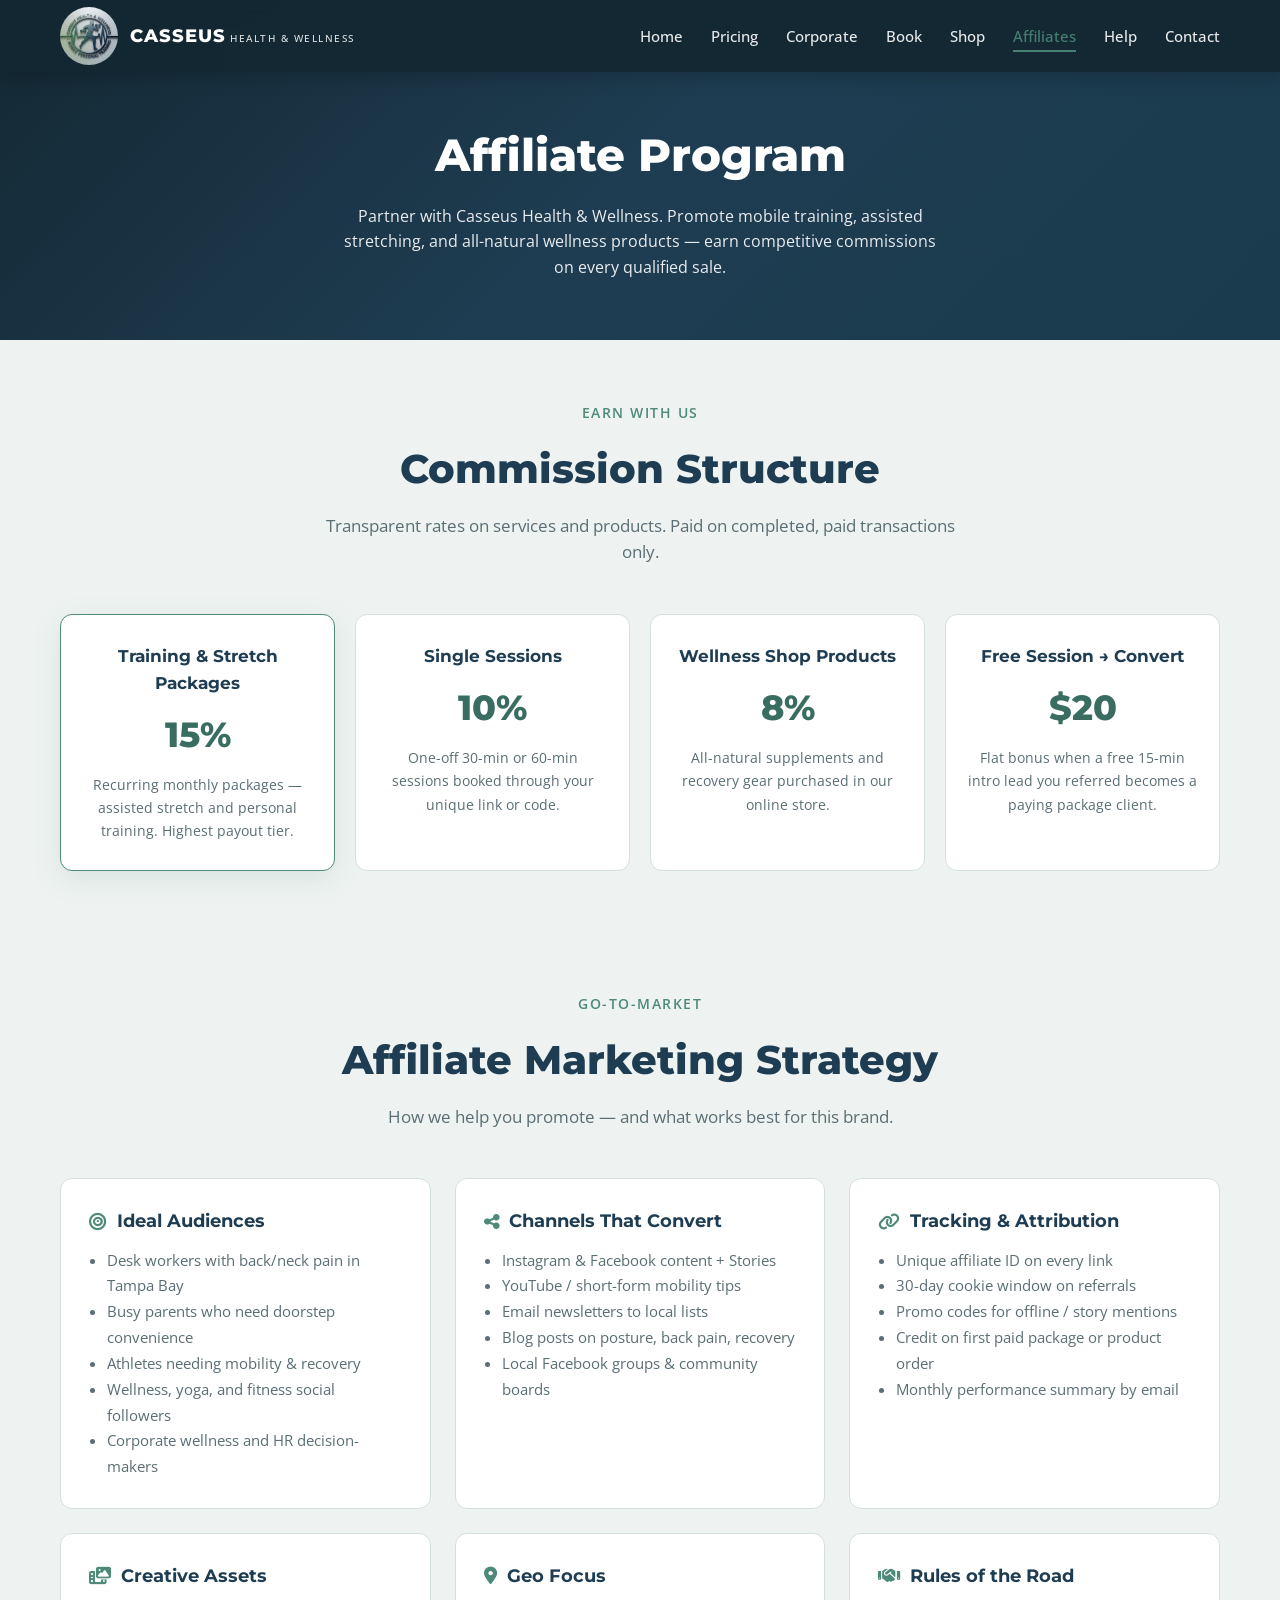
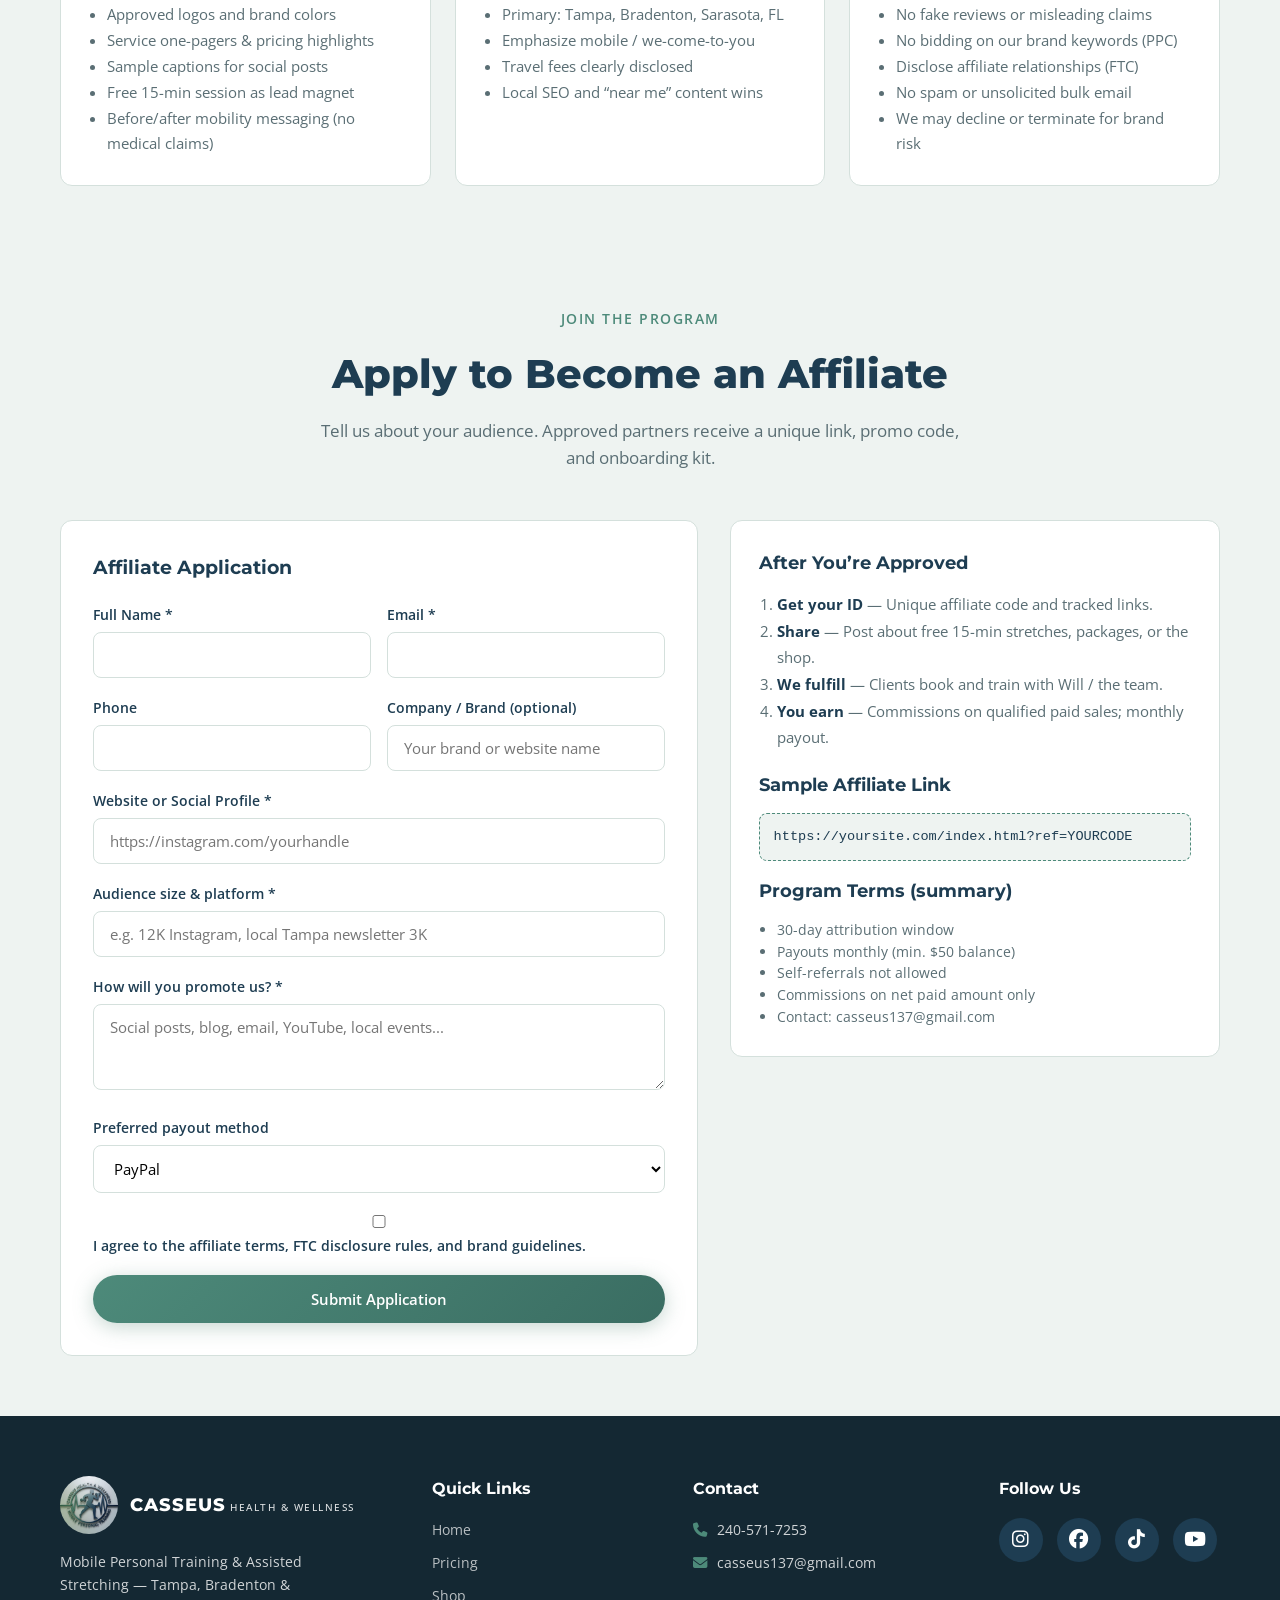
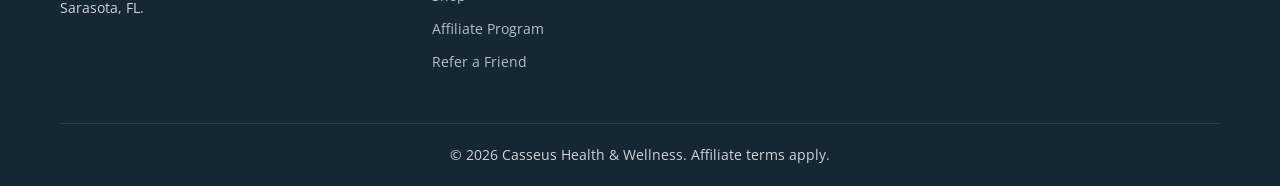
<file: affiliate.html>
<!DOCTYPE html>
<html lang="en">
<head>
  <meta charset="UTF-8">
  <meta name="viewport" content="width=device-width, initial-scale=1.0">
  <meta name="theme-color" content="#1a3a4d">
  <title>Affiliate Program | Casseus Health & Wellness</title>
  <meta name="description" content="Join the Casseus Health & Wellness affiliate program. Earn commissions promoting mobile personal training, assisted stretching, and wellness products.">
  <style id="critical-css">
:root{--navy:#1a3a4d;--navy-dark:#102833;--teal:#5b8a78;--teal-dark:#3f6d5e;--green:#6b9a82;--white:#fff;--off-white:#eef3f2;--gray:#64748b;--radius:12px}
*{margin:0;padding:0;box-sizing:border-box}
body{font-family:'Open Sans',system-ui,sans-serif;color:var(--navy);background:var(--off-white);line-height:1.6}
h1,h2,h3,.logo-main{font-family:Montserrat,system-ui,sans-serif}
.container{max-width:1200px;margin:0 auto;padding:0 20px}
.header{position:fixed;top:0;left:0;right:0;z-index:1000;background:rgba(10,37,64,.95);backdrop-filter:blur(12px)}
.header-inner{display:flex;align-items:center;justify-content:space-between;height:72px}
.logo{display:flex;align-items:center;gap:12px;text-decoration:none;color:var(--white)}
.logo-icon{width:58px;height:58px;border-radius:50%;overflow:hidden;display:flex;align-items:center;flex-shrink:0}
.logo-main{font-weight:800;font-size:1.15rem;letter-spacing:1px}
.logo-sub{font-size:.65rem;letter-spacing:1.5px;opacity:.85}
.nav{display:flex;gap:20px}
.nav a{color:var(--white);text-decoration:none;font-weight:500;font-size:.9rem}
.nav-toggle{display:none;background:none;border:none;color:var(--white);font-size:1.4rem;cursor:pointer}
@media (max-width:900px){
.nav{display:none;position:absolute;top:72px;left:0;right:0;background:var(--navy);flex-direction:column;padding:20px;gap:16px}
.nav.open{display:flex}
.nav-toggle{display:block}
}
  </style>
  <link rel="preload" href="styles.css" as="style" onload="this.onload=null;this.rel='stylesheet'">
  <noscript><link rel="stylesheet" href="styles.css"></noscript>
  <script>
  (function(){
    var href='styles.css';
    var link=document.querySelector('link[rel="preload"][href="'+href+'"]');
    if(link && !('onload' in link)){
      var l=document.createElement('link');l.rel='stylesheet';l.href=href;document.head.appendChild(l);
    }
  })();
  </script>
  <link rel="preconnect" href="https://fonts.googleapis.com">
  <link rel="preconnect" href="https://fonts.gstatic.com" crossorigin>
  <link rel="preload" href="https://fonts.googleapis.com/css2?family=Montserrat:wght@400;500;600;700;800&family=Open+Sans:wght@400;500;600&display=swap" as="style" onload="this.onload=null;this.rel='stylesheet'">
  <link rel="preload" href="https://cdnjs.cloudflare.com/ajax/libs/font-awesome/6.5.1/css/all.min.css" as="style" onload="this.onload=null;this.rel='stylesheet'">
  <noscript>
    <link href="https://fonts.googleapis.com/css2?family=Montserrat:wght@400;500;600;700;800&family=Open+Sans:wght@400;500;600&display=swap" rel="stylesheet">
    <link rel="stylesheet" href="https://cdnjs.cloudflare.com/ajax/libs/font-awesome/6.5.1/css/all.min.css">
  </noscript>
  <script>
    /* Async CSS fallback when link.onload is not supported */
    (function() {
      function loadStylesheet(href) {
        var l = document.createElement('link');
        l.rel = 'stylesheet';
        l.href = href;
        document.head.appendChild(l);
      }
      var supportsOnload = false;
      try {
        supportsOnload = 'onload' in document.createElement('link');
      } catch (e) {}
      if (!supportsOnload) {
        loadStylesheet('https://fonts.googleapis.com/css2?family=Montserrat:wght@400;500;600;700;800&family=Open+Sans:wght@400;500;600&display=swap');
        loadStylesheet('https://cdnjs.cloudflare.com/ajax/libs/font-awesome/6.5.1/css/all.min.css');
      }
    })();
  </script>
  <style>
    .aff-hero {
      background: linear-gradient(135deg, var(--navy-dark) 0%, var(--navy) 50%, #1a3a4d 100%);
      color: white;
      padding: 120px 0 60px;
      text-align: center;
    }
    .aff-hero h1 { font-size: clamp(2rem, 4vw, 2.8rem); font-weight: 800; margin-bottom: 12px; }
    .aff-hero p { opacity: 0.9; max-width: 600px; margin: 0 auto; }
    .aff-section { padding: 60px 0; }
    .aff-section.alt { background: var(--off-white); }
    .comm-grid {
      display: grid;
      grid-template-columns: repeat(auto-fit, minmax(240px, 1fr));
      gap: 20px;
      margin-top: 32px;
    }
    .comm-card {
      background: white;
      border-radius: var(--radius);
      padding: 28px 22px;
      border: 1px solid var(--gray-light);
      text-align: center;
      transition: var(--transition);
    }
    .comm-card:hover { transform: translateY(-4px); box-shadow: var(--shadow); }
    .comm-card.featured {
      border-color: var(--teal);
      box-shadow: 0 8px 28px rgba(91,138,120,0.15);
    }
    .comm-pct {
      font-family: 'Montserrat', sans-serif;
      font-size: 2.2rem;
      font-weight: 800;
      color: var(--teal-dark);
      margin: 10px 0;
    }
    .comm-card h3 { font-size: 1.05rem; margin-bottom: 6px; }
    .comm-card p { font-size: 0.9rem; color: var(--gray); margin: 0; }
    .strategy-grid {
      display: grid;
      grid-template-columns: repeat(auto-fit, minmax(280px, 1fr));
      gap: 24px;
      margin-top: 32px;
    }
    .strategy-card {
      background: white;
      border-radius: var(--radius);
      padding: 28px;
      border: 1px solid var(--gray-light);
    }
    .strategy-card h3 {
      font-size: 1.1rem;
      margin-bottom: 12px;
      display: flex;
      align-items: center;
      gap: 10px;
    }
    .strategy-card h3 i { color: var(--teal); }
    .strategy-card ul {
      margin: 0;
      padding-left: 18px;
      color: var(--gray);
      font-size: 0.95rem;
      line-height: 1.7;
    }
    .aff-form-wrap {
      display: grid;
      grid-template-columns: 1.3fr 1fr;
      gap: 32px;
      margin-top: 32px;
      align-items: start;
    }
    .aff-form {
      background: white;
      border-radius: var(--radius);
      padding: 32px;
      border: 1px solid var(--gray-light);
    }
    .aff-form h3 { margin-bottom: 20px; }
    .aff-sidebar {
      background: white;
      border-radius: var(--radius);
      padding: 28px;
      border: 1px solid var(--gray-light);
    }
    .aff-sidebar h3 { margin-bottom: 14px; font-size: 1.1rem; }
    .aff-sidebar ol {
      margin: 0 0 20px 18px;
      color: var(--gray);
      font-size: 0.95rem;
      line-height: 1.75;
    }
    .aff-sidebar ol strong { color: var(--navy); }
    .terms-list {
      font-size: 0.85rem;
      color: var(--gray);
      line-height: 1.6;
      margin: 0;
      padding-left: 18px;
    }
    .link-box {
      background: var(--off-white);
      border-radius: 8px;
      padding: 12px 14px;
      font-family: monospace;
      font-size: 0.85rem;
      word-break: break-all;
      border: 1px dashed var(--teal);
      margin: 8px 0 16px;
    }
    @media (max-width: 900px) {
      .aff-form-wrap { grid-template-columns: 1fr; }
    }
  </style>
</head>
<body>
  <header class="header scrolled">
    <div class="container header-inner">
      <a href="index.html" class="logo">
        <div class="logo-icon">
          <img src="assets/logo-circle.svg" alt="Casseus Health & Wellness logo">
        </div>
        <div class="logo-text">
          <span class="logo-main">CASSEUS</span>
          <span class="logo-sub">HEALTH & WELLNESS</span>
        </div>
      </a>
      <nav class="nav" id="nav">
        <a href="index.html#home">Home</a>
        <a href="index.html#pricing">Pricing</a>
        <a href="index.html#corporate">Corporate</a>
        <a href="index.html#booking">Book</a>
        <a href="store.html">Shop</a>
        <a href="affiliate.html" class="active-page" style="color:var(--teal);">Affiliates</a>
        <a href="index.html#questions">Help</a>
        <a href="index.html#contact">Contact</a>
      </nav>
      <button class="nav-toggle" id="navToggle" aria-label="Toggle menu"><i class="fas fa-bars"></i></button>
    </div>
  </header>

  <section class="aff-hero">
    <div class="container">
      <h1>Affiliate Program</h1>
      <p>Partner with Casseus Health & Wellness. Promote mobile training, assisted stretching, and all-natural wellness products — earn competitive commissions on every qualified sale.</p>
    </div>
  </section>

  <!-- Commissions -->
  <section class="aff-section">
    <div class="container">
      <div class="section-header">
        <span class="section-tag">Earn With Us</span>
        <h2>Commission Structure</h2>
        <p>Transparent rates on services and products. Paid on completed, paid transactions only.</p>
      </div>
      <div class="comm-grid">
        <div class="comm-card featured">
          <h3>Training & Stretch Packages</h3>
          <div class="comm-pct">15%</div>
          <p>Recurring monthly packages — assisted stretch and personal training. Highest payout tier.</p>
        </div>
        <div class="comm-card">
          <h3>Single Sessions</h3>
          <div class="comm-pct">10%</div>
          <p>One-off 30-min or 60-min sessions booked through your unique link or code.</p>
        </div>
        <div class="comm-card">
          <h3>Wellness Shop Products</h3>
          <div class="comm-pct">8%</div>
          <p>All-natural supplements and recovery gear purchased in our online store.</p>
        </div>
        <div class="comm-card">
          <h3>Free Session → Convert</h3>
          <div class="comm-pct">$20</div>
          <p>Flat bonus when a free 15-min intro lead you referred becomes a paying package client.</p>
        </div>
      </div>
    </div>
  </section>

  <!-- Strategy -->
  <section class="aff-section alt">
    <div class="container">
      <div class="section-header">
        <span class="section-tag">Go-To-Market</span>
        <h2>Affiliate Marketing Strategy</h2>
        <p>How we help you promote — and what works best for this brand.</p>
      </div>
      <div class="strategy-grid">
        <div class="strategy-card">
          <h3><i class="fas fa-bullseye"></i> Ideal Audiences</h3>
          <ul>
            <li>Desk workers with back/neck pain in Tampa Bay</li>
            <li>Busy parents who need doorstep convenience</li>
            <li>Athletes needing mobility & recovery</li>
            <li>Wellness, yoga, and fitness social followers</li>
            <li>Corporate wellness and HR decision-makers</li>
          </ul>
        </div>
        <div class="strategy-card">
          <h3><i class="fas fa-share-alt"></i> Channels That Convert</h3>
          <ul>
            <li>Instagram & Facebook content + Stories</li>
            <li>YouTube / short-form mobility tips</li>
            <li>Email newsletters to local lists</li>
            <li>Blog posts on posture, back pain, recovery</li>
            <li>Local Facebook groups & community boards</li>
          </ul>
        </div>
        <div class="strategy-card">
          <h3><i class="fas fa-link"></i> Tracking & Attribution</h3>
          <ul>
            <li>Unique affiliate ID on every link</li>
            <li>30-day cookie window on referrals</li>
            <li>Promo codes for offline / story mentions</li>
            <li>Credit on first paid package or product order</li>
            <li>Monthly performance summary by email</li>
          </ul>
        </div>
        <div class="strategy-card">
          <h3><i class="fas fa-photo-video"></i> Creative Assets</h3>
          <ul>
            <li>Approved logos and brand colors</li>
            <li>Service one-pagers & pricing highlights</li>
            <li>Sample captions for social posts</li>
            <li>Free 15-min session as lead magnet</li>
            <li>Before/after mobility messaging (no medical claims)</li>
          </ul>
        </div>
        <div class="strategy-card">
          <h3><i class="fas fa-map-marker-alt"></i> Geo Focus</h3>
          <ul>
            <li>Primary: Tampa, Bradenton, Sarasota, FL</li>
            <li>Emphasize mobile / we-come-to-you</li>
            <li>Travel fees clearly disclosed</li>
            <li>Local SEO and “near me” content wins</li>
          </ul>
        </div>
        <div class="strategy-card">
          <h3><i class="fas fa-handshake"></i> Rules of the Road</h3>
          <ul>
            <li>No fake reviews or misleading claims</li>
            <li>No bidding on our brand keywords (PPC)</li>
            <li>Disclose affiliate relationships (FTC)</li>
            <li>No spam or unsolicited bulk email</li>
            <li>We may decline or terminate for brand risk</li>
          </ul>
        </div>
      </div>
    </div>
  </section>

  <!-- Apply -->
  <section class="aff-section" id="apply">
    <div class="container">
      <div class="section-header">
        <span class="section-tag">Join the Program</span>
        <h2>Apply to Become an Affiliate</h2>
        <p>Tell us about your audience. Approved partners receive a unique link, promo code, and onboarding kit.</p>
      </div>

      <div class="aff-form-wrap">
        <form id="affiliateForm" class="aff-form">
          <h3>Affiliate Application</h3>
          <div class="form-row">
            <div class="form-group">
              <label for="affName">Full Name *</label>
              <input type="text" id="affName" required>
            </div>
            <div class="form-group">
              <label for="affEmail">Email *</label>
              <input type="email" id="affEmail" required>
            </div>
          </div>
          <div class="form-row">
            <div class="form-group">
              <label for="affPhone">Phone</label>
              <input type="tel" id="affPhone">
            </div>
            <div class="form-group">
              <label for="affCompany">Company / Brand (optional)</label>
              <input type="text" id="affCompany" placeholder="Your brand or website name">
            </div>
          </div>
          <div class="form-group">
            <label for="affWebsite">Website or Social Profile *</label>
            <input type="url" id="affWebsite" required placeholder="https://instagram.com/yourhandle">
          </div>
          <div class="form-group">
            <label for="affAudience">Audience size & platform *</label>
            <input type="text" id="affAudience" required placeholder="e.g. 12K Instagram, local Tampa newsletter 3K">
          </div>
          <div class="form-group">
            <label for="affPromote">How will you promote us? *</label>
            <textarea id="affPromote" rows="3" required placeholder="Social posts, blog, email, YouTube, local events..."></textarea>
          </div>
          <div class="form-group">
            <label for="affPayment">Preferred payout method</label>
            <select id="affPayment">
              <option value="PayPal">PayPal</option>
              <option value="Venmo">Venmo</option>
              <option value="Zelle">Zelle</option>
              <option value="Check">Check by mail</option>
            </select>
          </div>
          <div class="form-group">
            <label>
              <input type="checkbox" id="affAgree" required>
              I agree to the affiliate terms, FTC disclosure rules, and brand guidelines.
            </label>
          </div>
          <button type="submit" class="btn btn-primary btn-block">Submit Application</button>
        </form>

        <div class="aff-sidebar">
          <h3>After You’re Approved</h3>
          <ol>
            <li><strong>Get your ID</strong> — Unique affiliate code and tracked links.</li>
            <li><strong>Share</strong> — Post about free 15-min stretches, packages, or the shop.</li>
            <li><strong>We fulfill</strong> — Clients book and train with Will / the team.</li>
            <li><strong>You earn</strong> — Commissions on qualified paid sales; monthly payout.</li>
          </ol>
          <h3>Sample Affiliate Link</h3>
          <div class="link-box" id="sampleLink">https://yoursite.com/index.html?ref=YOURCODE</div>
          <h3>Program Terms (summary)</h3>
          <ul class="terms-list">
            <li>30-day attribution window</li>
            <li>Payouts monthly (min. $50 balance)</li>
            <li>Self-referrals not allowed</li>
            <li>Commissions on net paid amount only</li>
            <li>Contact: casseus137@gmail.com</li>
          </ul>
        </div>
      </div>
    </div>
  </section>

  <footer class="footer">
    <div class="container">
      <div class="footer-grid">
        <div class="footer-brand">
          <div class="logo">
            <div class="logo-icon">
          <img src="assets/logo-circle.svg" alt="Casseus Health & Wellness logo">
        </div>
            <div class="logo-text">
              <span class="logo-main">CASSEUS</span>
              <span class="logo-sub">HEALTH & WELLNESS</span>
            </div>
          </div>
          <p>Mobile Personal Training & Assisted Stretching — Tampa, Bradenton & Sarasota, FL.</p>
        </div>
        <div class="footer-links">
          <h4>Quick Links</h4>
          <a href="index.html">Home</a>
          <a href="index.html#pricing">Pricing</a>
          <a href="store.html">Shop</a>
          <a href="affiliate.html">Affiliate Program</a>
          <a href="index.html#referral">Refer a Friend</a>
        </div>
        <div class="footer-contact">
          <h4>Contact</h4>
          <p><i class="fas fa-phone"></i> <a href="tel:2405717253">240-571-7253</a></p>
          <p><i class="fas fa-envelope"></i> <a href="mailto:casseus137@gmail.com">casseus137@gmail.com</a></p>
        </div>
        <div class="footer-social">
          <h4>Follow Us</h4>
          <div class="social-links">
            <a href="https://www.instagram.com/casseus_healthwellness" target="_blank" rel="noopener"><i class="fab fa-instagram"></i></a>
            <a href="https://www.facebook.com/share/1DjTJfnbcM/" target="_blank" rel="noopener"><i class="fab fa-facebook"></i></a>
            <a href="https://www.tiktok.com/@casseushealth_wellness" target="_blank" rel="noopener" aria-label="TikTok"><i class="fab fa-tiktok"></i></a>
            <a href="https://youtube.com/@willcasseus576" target="_blank" rel="noopener"><i class="fab fa-youtube"></i></a>
          </div>
        </div>
      </div>
      <div class="footer-bottom">
        <p>&copy; 2026 Casseus Health & Wellness. Affiliate terms apply.</p>
      </div>
    </div>
  </footer>

  <div class="toast" id="toast"></div>

  <script>
  (function () {
    const navToggle = document.getElementById('navToggle');
    const nav = document.getElementById('nav');
    if (navToggle) navToggle.addEventListener('click', () => nav.classList.toggle('open'));

    function showToast(msg, type) {
      const t = document.getElementById('toast');
      t.textContent = msg;
      t.className = 'toast show ' + (type || 'success');
      setTimeout(() => t.classList.remove('show'), 4000);
    }

    // Capture ?ref= on any page visit (store for attribution)
    const params = new URLSearchParams(window.location.search);
    const ref = params.get('ref');
    if (ref) {
      localStorage.setItem('casseus_affiliate_ref', ref);
      localStorage.setItem('casseus_affiliate_ref_time', Date.now().toString());
    }

    const form = document.getElementById('affiliateForm');
    form.addEventListener('submit', function (e) {
      e.preventDefault();
      if (!document.getElementById('affAgree').checked) {
        showToast('Please agree to the affiliate terms.', 'error');
        return;
      }
      const name = document.getElementById('affName').value.trim();
      const email = document.getElementById('affEmail').value.trim();
      const code = (name.replace(/[^a-zA-Z]/g, '').substring(0, 5) + Math.random().toString(36).substring(2, 5)).toUpperCase();

      const app = {
        name,
        email,
        phone: document.getElementById('affPhone').value.trim(),
        company: document.getElementById('affCompany').value.trim(),
        website: document.getElementById('affWebsite').value.trim(),
        audience: document.getElementById('affAudience').value.trim(),
        promote: document.getElementById('affPromote').value.trim(),
        payment: document.getElementById('affPayment').value,
        affiliateCode: code,
        status: 'pending_review',
        appliedAt: new Date().toISOString()
      };

      const apps = JSON.parse(localStorage.getItem('casseus_affiliate_apps') || '[]');
      apps.push(app);
      localStorage.setItem('casseus_affiliate_apps', JSON.stringify(apps));

      document.getElementById('sampleLink').textContent =
        window.location.origin + window.location.pathname.replace('affiliate.html', 'index.html') + '?ref=' + code;

      form.reset();
      showToast('Application submitted! Your provisional code is ' + code + '. We’ll review and email ' + email + '.');
    });
  })();
  </script>
</body>
</html>
</file>
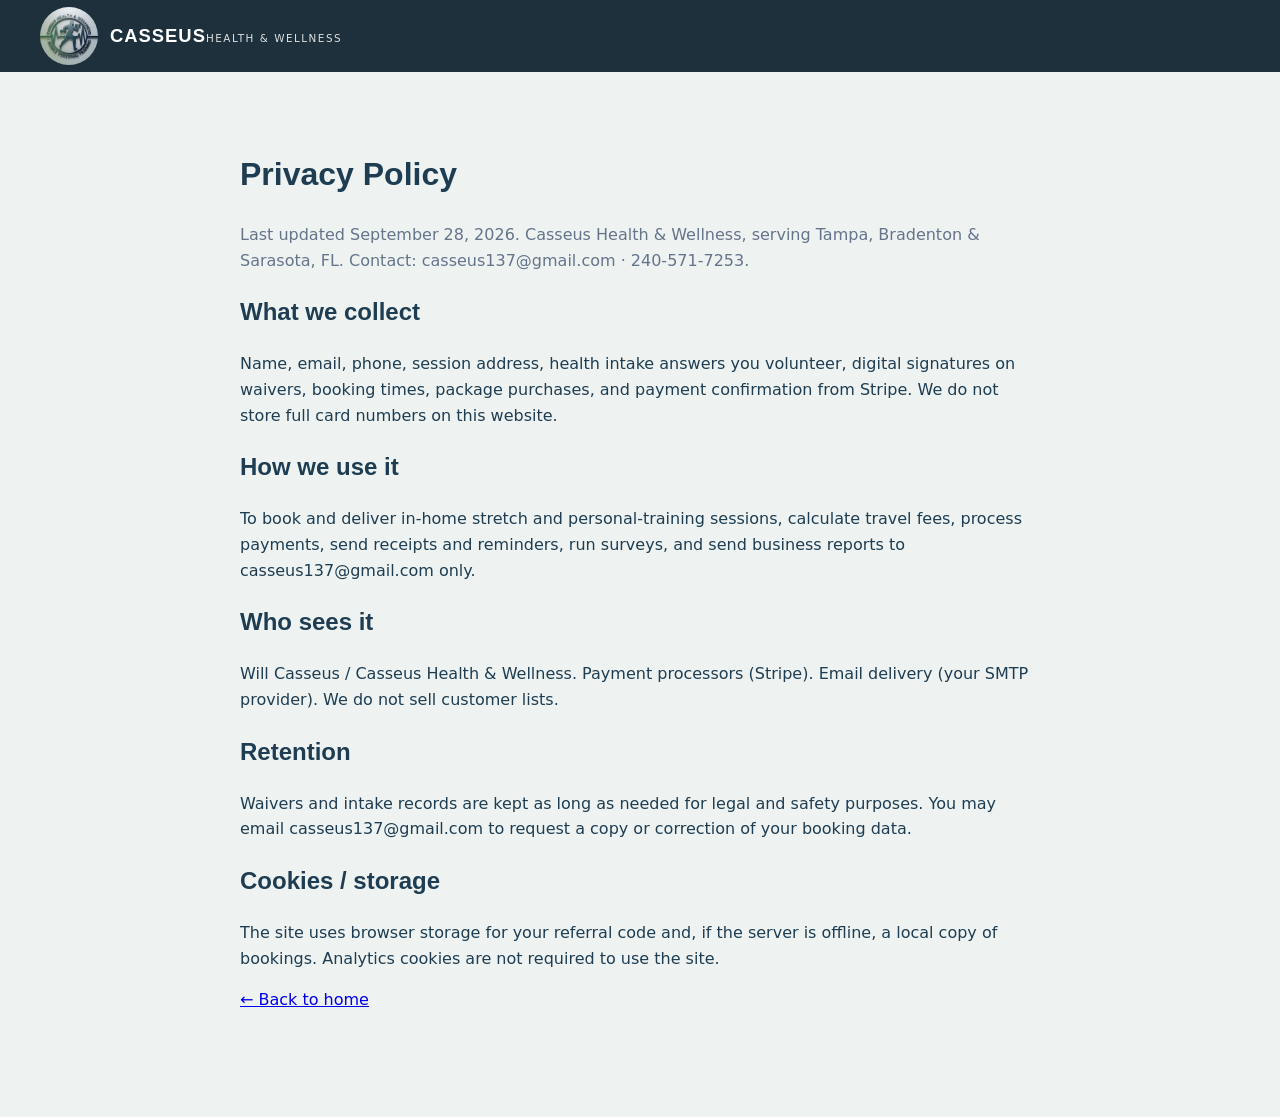
<file: privacy.html>
<!DOCTYPE html>
<html lang="en">
<head>
  <meta charset="UTF-8">
  <meta name="viewport" content="width=device-width, initial-scale=1.0">
  <title>Privacy Policy | Casseus Health & Wellness</title>
  <link rel="icon" href="assets/logo-circle.svg">
  <link rel="stylesheet" href="styles.css">
</head>
<body>
  <header class="header">
    <div class="container header-inner">
      <a class="logo" href="index.html">
        <div class="logo-icon"><img src="assets/logo-circle.svg" alt="Casseus logo"></div>
        <div class="logo-text"><span class="logo-main">CASSEUS</span><span class="logo-sub">HEALTH & WELLNESS</span></div>
      </a>
    </div>
  </header>
  <main class="container" style="padding:120px 20px 80px;max-width:800px;">
    <h1>Privacy Policy</h1>
    <p style="color:#64748b;">Last updated September 28, 2026. Casseus Health & Wellness, serving Tampa, Bradenton & Sarasota, FL. Contact: casseus137@gmail.com · 240-571-7253.</p>
    <h2>What we collect</h2>
    <p>Name, email, phone, session address, health intake answers you volunteer, digital signatures on waivers, booking times, package purchases, and payment confirmation from Stripe. We do not store full card numbers on this website.</p>
    <h2>How we use it</h2>
    <p>To book and deliver in-home stretch and personal-training sessions, calculate travel fees, process payments, send receipts and reminders, run surveys, and send business reports to casseus137@gmail.com only.</p>
    <h2>Who sees it</h2>
    <p>Will Casseus / Casseus Health & Wellness. Payment processors (Stripe). Email delivery (your SMTP provider). We do not sell customer lists.</p>
    <h2>Retention</h2>
    <p>Waivers and intake records are kept as long as needed for legal and safety purposes. You may email casseus137@gmail.com to request a copy or correction of your booking data.</p>
    <h2>Cookies / storage</h2>
    <p>The site uses browser storage for your referral code and, if the server is offline, a local copy of bookings. Analytics cookies are not required to use the site.</p>
    <p><a href="index.html">← Back to home</a></p>
  </main>
</body>
</html>
</file>
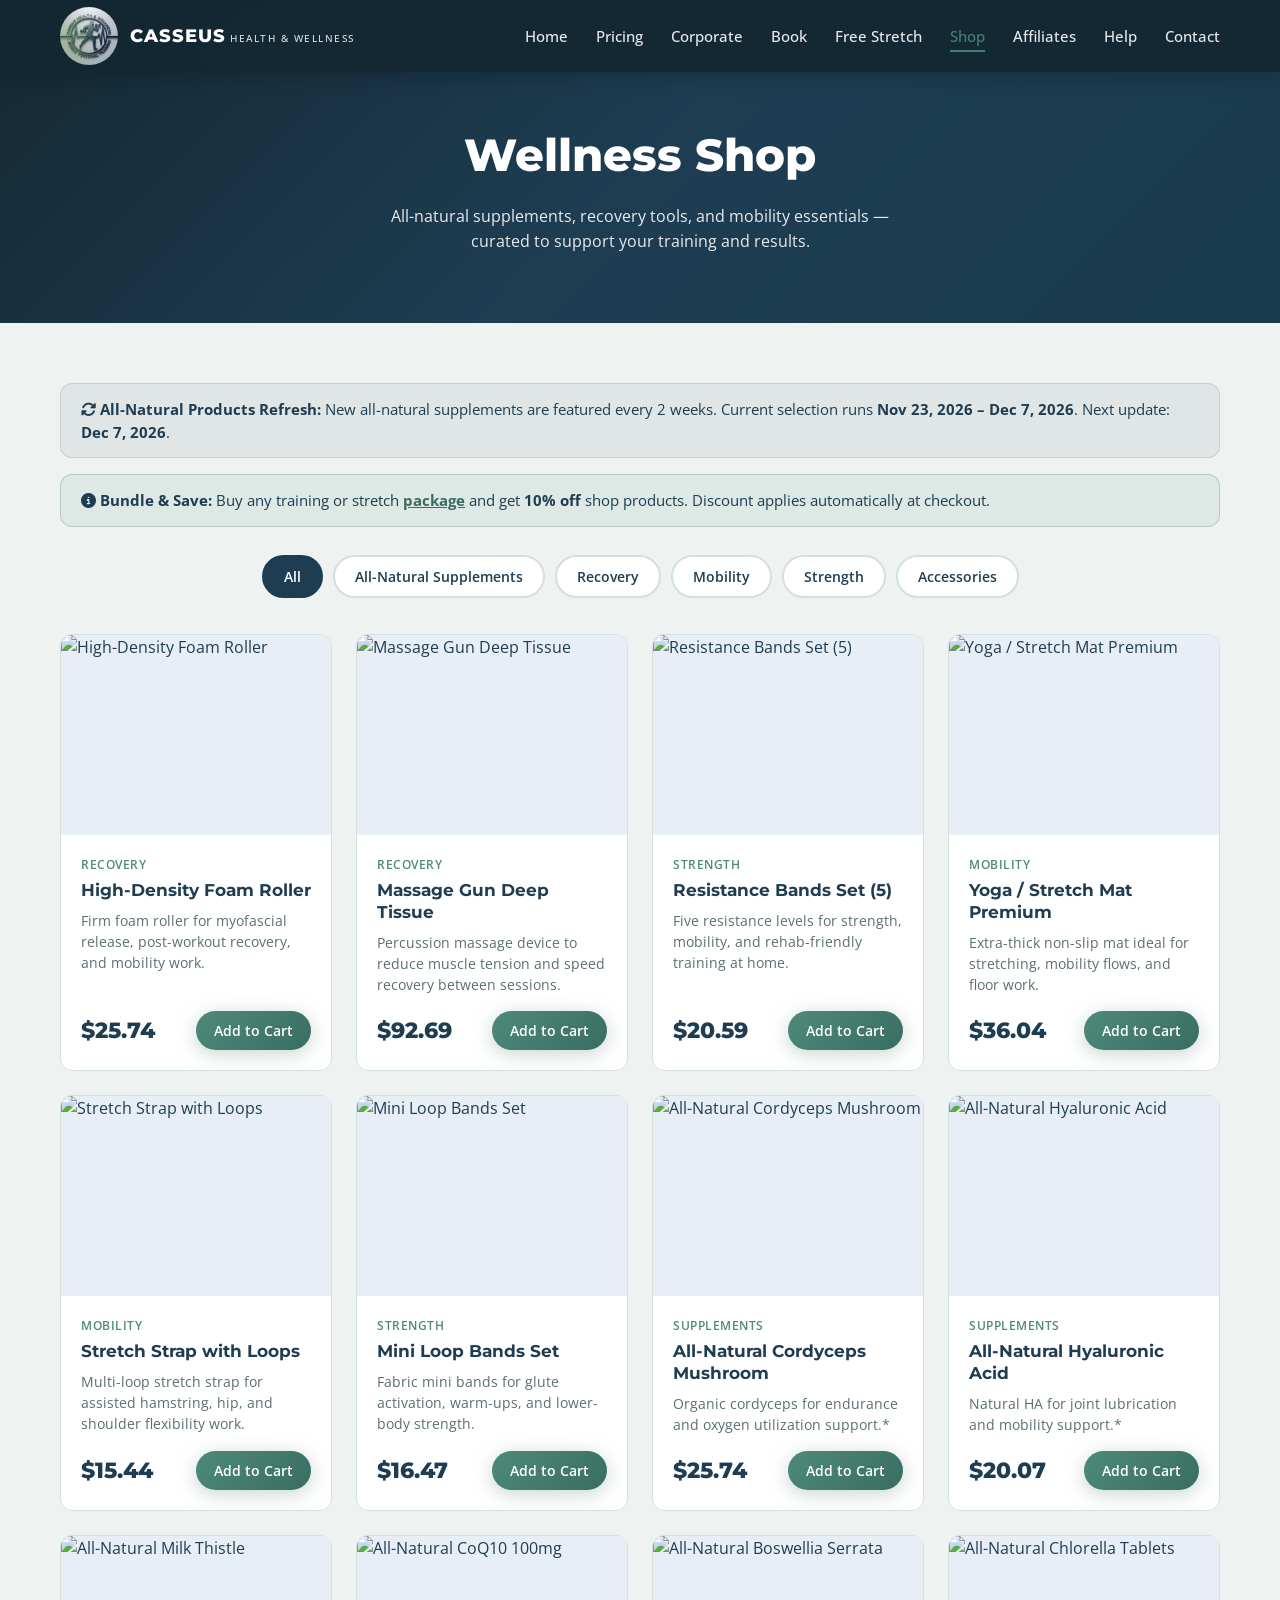
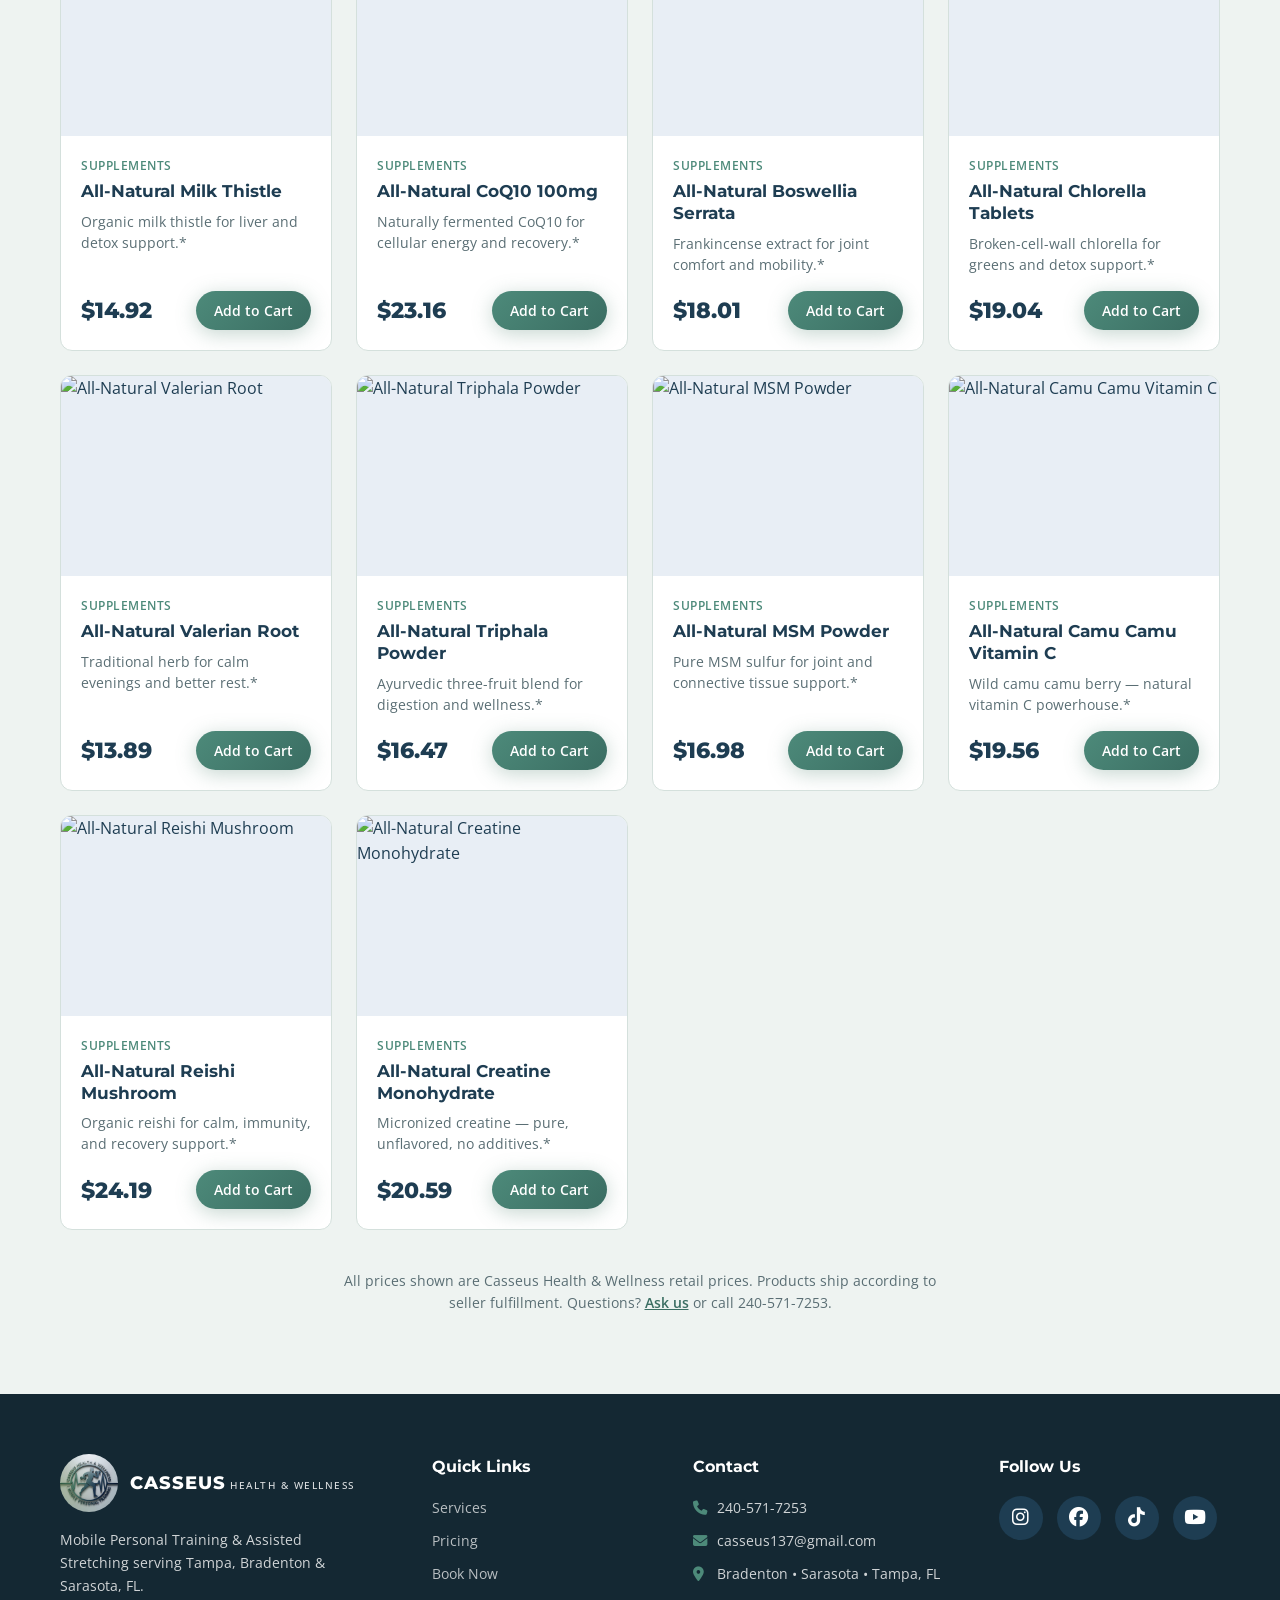
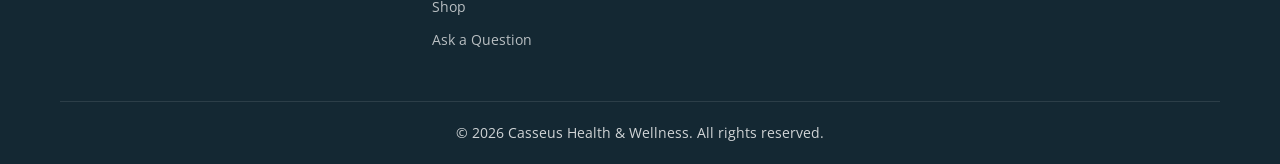
<file: store.html>
<!DOCTYPE html>
<html lang="en">
<head>
  <meta charset="UTF-8">
  <meta name="viewport" content="width=device-width, initial-scale=1.0">
  <meta name="theme-color" content="#1a3a4d">
  <title>Shop | Casseus Health & Wellness</title>
  <meta name="description" content="Shop curated health and wellness products from Casseus Health & Wellness. Recovery tools, mobility aids, supplements, and more.">
  <style id="critical-css">
:root{--navy:#1a3a4d;--navy-dark:#102833;--teal:#5b8a78;--teal-dark:#3f6d5e;--green:#6b9a82;--white:#fff;--off-white:#eef3f2;--gray:#64748b;--radius:12px}
*{margin:0;padding:0;box-sizing:border-box}
body{font-family:'Open Sans',system-ui,sans-serif;color:var(--navy);background:var(--off-white);line-height:1.6}
h1,h2,h3,.logo-main{font-family:Montserrat,system-ui,sans-serif}
.container{max-width:1200px;margin:0 auto;padding:0 20px}
.header{position:fixed;top:0;left:0;right:0;z-index:1000;background:rgba(10,37,64,.95);backdrop-filter:blur(12px)}
.header-inner{display:flex;align-items:center;justify-content:space-between;height:72px}
.logo{display:flex;align-items:center;gap:12px;text-decoration:none;color:var(--white)}
.logo-icon{width:58px;height:58px;border-radius:50%;overflow:hidden;display:flex;align-items:center;flex-shrink:0}
.logo-main{font-weight:800;font-size:1.15rem;letter-spacing:1px}
.logo-sub{font-size:.65rem;letter-spacing:1.5px;opacity:.85}
.nav{display:flex;gap:20px}
.nav a{color:var(--white);text-decoration:none;font-weight:500;font-size:.9rem}
.nav-toggle{display:none;background:none;border:none;color:var(--white);font-size:1.4rem;cursor:pointer}
@media (max-width:900px){
.nav{display:none;position:absolute;top:72px;left:0;right:0;background:var(--navy);flex-direction:column;padding:20px;gap:16px}
.nav.open{display:flex}
.nav-toggle{display:block}
}
  </style>
  <link rel="preload" href="styles.css" as="style" onload="this.onload=null;this.rel='stylesheet'">
  <noscript><link rel="stylesheet" href="styles.css"></noscript>
  <script>
  (function(){
    var href='styles.css';
    var link=document.querySelector('link[rel="preload"][href="'+href+'"]');
    if(link && !('onload' in link)){
      var l=document.createElement('link');l.rel='stylesheet';l.href=href;document.head.appendChild(l);
    }
  })();
  </script>
  <link rel="preconnect" href="https://fonts.googleapis.com">
  <link rel="preconnect" href="https://fonts.gstatic.com" crossorigin>
  <link rel="preload" href="https://fonts.googleapis.com/css2?family=Montserrat:wght@400;500;600;700;800&family=Open+Sans:wght@400;500;600&display=swap" as="style" onload="this.onload=null;this.rel='stylesheet'">
  <link rel="preload" href="https://cdnjs.cloudflare.com/ajax/libs/font-awesome/6.5.1/css/all.min.css" as="style" onload="this.onload=null;this.rel='stylesheet'">
  <noscript>
    <link href="https://fonts.googleapis.com/css2?family=Montserrat:wght@400;500;600;700;800&family=Open+Sans:wght@400;500;600&display=swap" rel="stylesheet">
    <link rel="stylesheet" href="https://cdnjs.cloudflare.com/ajax/libs/font-awesome/6.5.1/css/all.min.css">
  </noscript>
  <script>
    /* Async CSS fallback when link.onload is not supported */
    (function() {
      function loadStylesheet(href) {
        var l = document.createElement('link');
        l.rel = 'stylesheet';
        l.href = href;
        document.head.appendChild(l);
      }
      var supportsOnload = false;
      try {
        supportsOnload = 'onload' in document.createElement('link');
      } catch (e) {}
      if (!supportsOnload) {
        loadStylesheet('https://fonts.googleapis.com/css2?family=Montserrat:wght@400;500;600;700;800&family=Open+Sans:wght@400;500;600&display=swap');
        loadStylesheet('https://cdnjs.cloudflare.com/ajax/libs/font-awesome/6.5.1/css/all.min.css');
      }
    })();
  </script>
  <style>
    .store-hero {
      background: linear-gradient(135deg, var(--navy-dark) 0%, var(--navy) 50%, #1a3a4d 100%);
      color: white;
      padding: 120px 0 60px;
      text-align: center;
    }
    .store-hero h1 {
      font-size: clamp(2rem, 4vw, 2.8rem);
      font-weight: 800;
      margin-bottom: 12px;
    }
    .store-hero p {
      opacity: 0.9;
      max-width: 560px;
      margin: 0 auto 8px;
    }
    .store-section {
      padding: 60px 0 80px;
      background: var(--off-white);
    }
    .store-filters {
      display: flex;
      flex-wrap: wrap;
      gap: 10px;
      justify-content: center;
      margin-bottom: 36px;
    }
    .filter-btn {
      padding: 10px 20px;
      border-radius: 50px;
      border: 2px solid var(--gray-light);
      background: white;
      color: var(--navy);
      font-weight: 600;
      font-size: 0.9rem;
      cursor: pointer;
      transition: var(--transition);
      font-family: inherit;
    }
    .filter-btn:hover,
    .filter-btn.active {
      background: var(--navy);
      color: white;
      border-color: var(--navy);
    }
    .products-grid {
      display: grid;
      grid-template-columns: repeat(auto-fill, minmax(260px, 1fr));
      gap: 24px;
    }
    .product-card {
      background: white;
      border-radius: var(--radius);
      overflow: hidden;
      border: 1px solid var(--gray-light);
      transition: var(--transition);
      display: flex;
      flex-direction: column;
    }
    .product-card:hover {
      transform: translateY(-6px);
      box-shadow: var(--shadow);
      border-color: rgba(91, 138, 120, 0.3);
    }
    .product-img {
      width: 100%;
      height: 200px;
      object-fit: cover;
      background: #e8eef5;
    }
    .product-body {
      padding: 20px;
      flex: 1;
      display: flex;
      flex-direction: column;
    }
    .product-cat {
      font-size: 0.75rem;
      font-weight: 600;
      color: var(--teal);
      text-transform: uppercase;
      letter-spacing: 0.5px;
      margin-bottom: 6px;
    }
    .product-name {
      font-size: 1.05rem;
      font-weight: 700;
      color: var(--navy);
      margin-bottom: 8px;
      line-height: 1.3;
    }
    .product-desc {
      font-size: 0.875rem;
      color: var(--gray);
      margin-bottom: 16px;
      flex: 1;
      line-height: 1.5;
    }
    .product-footer {
      display: flex;
      align-items: center;
      justify-content: space-between;
      gap: 12px;
      margin-top: auto;
    }
    .product-price {
      font-size: 1.35rem;
      font-weight: 800;
      color: var(--navy);
      font-family: 'Montserrat', sans-serif;
    }
    .product-price span {
      font-size: 0.8rem;
      font-weight: 500;
      color: var(--gray);
    }
    .btn-buy {
      padding: 10px 18px;
      font-size: 0.875rem;
      white-space: nowrap;
    }
    .cart-bar {
      position: fixed;
      bottom: 0;
      left: 0;
      right: 0;
      background: var(--navy);
      color: white;
      padding: 14px 20px;
      display: none;
      align-items: center;
      justify-content: space-between;
      z-index: 900;
      box-shadow: 0 -4px 20px rgba(0,0,0,0.2);
    }
    .cart-bar.visible {
      display: flex;
    }
    .cart-bar-info {
      font-weight: 600;
    }
    .cart-bar .btn {
      padding: 10px 22px;
      font-size: 0.9rem;
    }
    /* Checkout modal */
    .checkout-items {
      max-height: 240px;
      overflow-y: auto;
      margin-bottom: 16px;
    }
    .checkout-item {
      display: flex;
      justify-content: space-between;
      align-items: center;
      padding: 10px 0;
      border-bottom: 1px solid var(--gray-light);
      font-size: 0.9rem;
    }
    .checkout-item-name {
      font-weight: 600;
      color: var(--navy);
    }
    .checkout-total {
      display: flex;
      justify-content: space-between;
      font-size: 1.2rem;
      font-weight: 800;
      padding: 14px 0;
      border-top: 2px solid var(--teal);
      margin-bottom: 16px;
    }
    .store-note {
      text-align: center;
      font-size: 0.85rem;
      color: var(--gray);
      margin-top: 40px;
      max-width: 600px;
      margin-left: auto;
      margin-right: auto;
    }
    .header .nav a.active-page {
      color: var(--teal);
    }
  </style>
</head>
<body>
  <header class="header scrolled" id="header">
    <div class="container header-inner">
      <a href="index.html" class="logo">
        <div class="logo-icon">
          <img src="assets/logo-circle.svg" alt="Casseus Health & Wellness logo">
        </div>
        <div class="logo-text">
          <span class="logo-main">CASSEUS</span>
          <span class="logo-sub">HEALTH & WELLNESS</span>
        </div>
      </a>
      <nav class="nav" id="nav">
        <a href="index.html#home">Home</a>
        <a href="index.html#pricing">Pricing</a>
        <a href="index.html#corporate">Corporate</a>
        <a href="index.html#booking">Book</a>
        <a href="index.html#free-stretch">Free Stretch</a>
        <a href="store.html" class="active-page">Shop</a>
        <a href="affiliate.html">Affiliates</a>
        <a href="index.html#questions">Help</a>
        <a href="index.html#contact">Contact</a>
      </nav>
      <button class="nav-toggle" id="navToggle" aria-label="Toggle menu">
        <i class="fas fa-bars"></i>
      </button>
    </div>
  </header>

  <section class="store-hero">
    <div class="container">
      <h1>Wellness Shop</h1>
      <p>All-natural supplements, recovery tools, and mobility essentials — curated to support your training and results.</p>
    </div>
  </section>

  <section class="store-section">
    <div class="container">
      <div id="rotationNotice" style="display:none;background:rgba(10,37,64,0.06);border:1px solid rgba(10,37,64,0.12);border-radius:12px;padding:14px 20px;margin-bottom:16px;font-size:0.95rem;color:var(--navy);line-height:1.5;"></div>
      <div id="bundleBanner" style="display:none;background:rgba(91,138,120,0.1);border:1px solid rgba(91,138,120,0.3);border-radius:12px;padding:14px 20px;margin-bottom:28px;font-size:0.95rem;color:var(--navy);line-height:1.5;"></div>

      <div class="store-filters" id="storeFilters">
        <button class="filter-btn active" data-cat="all">All</button>
        <button class="filter-btn" data-cat="Supplements">All-Natural Supplements</button>
        <button class="filter-btn" data-cat="Recovery">Recovery</button>
        <button class="filter-btn" data-cat="Mobility">Mobility</button>
        <button class="filter-btn" data-cat="Strength">Strength</button>
        <button class="filter-btn" data-cat="Accessories">Accessories</button>
      </div>

      <div class="products-grid" id="productsGrid">
        <!-- Products injected by JS -->
      </div>

      <p class="store-note">
        All prices shown are Casseus Health & Wellness retail prices.
        Products ship according to seller fulfillment. Questions? <a href="index.html#questions" style="color:var(--teal-dark);font-weight:600;">Ask us</a> or call 240-571-7253.
      </p>
    </div>
  </section>

  <!-- Cart bar -->
  <div class="cart-bar" id="cartBar">
    <div class="cart-bar-info">
      <span id="cartCount">0</span> item(s) · <strong id="cartTotal">$0.00</strong>
    </div>
    <button class="btn btn-primary" id="openCheckout">Checkout</button>
  </div>

  <!-- Checkout Modal -->
  <div class="modal" id="checkoutModal">
    <div class="modal-content">
      <button class="modal-close" id="checkoutClose">&times;</button>
      <h3>Checkout</h3>
      <div class="checkout-items" id="checkoutItems"></div>
      <div class="checkout-total">
        <span>Total</span>
        <span id="checkoutTotal">$0.00</span>
      </div>
      <div class="form-group">
        <label for="coName">Full Name *</label>
        <input type="text" id="coName" required placeholder="Jane Doe">
      </div>
      <div class="form-group">
        <label for="coEmail">Email *</label>
        <input type="email" id="coEmail" required placeholder="you@email.com">
      </div>
      <div class="form-group">
        <label for="coPhone">Phone</label>
        <input type="tel" id="coPhone" placeholder="(240) 571-7253">
      </div>
      <div class="form-group">
        <label for="coAddress">Shipping Address *</label>
        <textarea id="coAddress" rows="2" required placeholder="Street, City, State, ZIP"></textarea>
      </div>
      <div class="payment-section" style="margin-bottom:16px;">
        <h4 style="margin-bottom:8px;">Payment</h4>
        <p class="payment-note" style="font-size:0.85rem;color:var(--gray);margin-bottom:0;">You will complete payment on Stripe — cards, Apple Pay, Google Pay, Cash App Pay, bank transfer, and other enabled methods. Hidden card fields are not used.</p>
        <input type="hidden" id="coCard" value="">
        <input type="hidden" id="coExp" value="">
        <input type="hidden" id="coCvc" value="">
      </div>
      <div class="recurring-option" style="background:rgba(91,138,120,0.08);border:1px solid rgba(91,138,120,0.25);border-radius:10px;padding:14px 16px;margin-bottom:16px;">
        <label style="display:flex;align-items:flex-start;gap:10px;cursor:pointer;font-weight:500;margin:0;">
          <input type="checkbox" id="productRecurring" style="width:18px;height:18px;margin-top:2px;accent-color:#5b8a78;flex-shrink:0;">
          <span><strong>Make this order recurring (monthly)</strong><br>
          <span style="font-size:0.85rem;color:#64748b;font-weight:400;">Ship these products every month automatically. Cancel anytime by texting 240-571-7253 or emailing casseus137@gmail.com.</span></span>
        </label>
      </div>
      <div style="background:#fff8f0;border:1px solid #ffcc80;border-radius:10px;padding:14px 16px;margin-bottom:16px;font-size:0.9rem;">
        <strong style="display:block;margin-bottom:8px;">Return &amp; Refund Policy (required)</strong>
        <p style="margin:0 0 10px;color:#64748b;font-size:0.85rem;line-height:1.5;">Unopened products may be returned within 14 days for a product-price refund (return shipping on you unless damaged/incorrect). Opened or used products and broken-seal supplements are final sale. Damaged/incorrect items: contact us within 7 days. Recurring orders cancel future cycles only.</p>
        <label style="display:flex;align-items:flex-start;gap:10px;cursor:pointer;margin:0;">
          <input type="checkbox" id="productRefundAgree" style="width:18px;height:18px;margin-top:2px;accent-color:#5b8a78;flex-shrink:0;">
          <span>I have read and agree to the Return &amp; Refund Policy. I understand opened/used products are non-refundable.</span>
        </label>
        <div class="form-group" style="margin-top:12px;margin-bottom:0;">
          <label for="productRefundSignName">Electronic signature (full legal name) *</label>
          <input type="text" id="productRefundSignName" placeholder="Type your full legal name">
        </div>
      </div>
      <button class="btn btn-primary btn-block" id="placeOrderBtn">Pay securely with Stripe</button>
      <p style="font-size:0.82rem;color:#64748b;margin-top:10px;text-align:center;">Cards, Apple Pay, Google Pay, Cash App Pay, bank transfer, and more via Stripe.</p>
    </div>
  </div>

  <div class="toast" id="toast"></div>

  <footer class="footer" id="contact">
    <div class="container">
      <div class="footer-grid">
        <div class="footer-brand">
          <div class="logo">
            <div class="logo-icon">
          <img src="assets/logo-circle.svg" alt="Casseus Health & Wellness logo">
        </div>
            <div class="logo-text">
              <span class="logo-main">CASSEUS</span>
              <span class="logo-sub">HEALTH & WELLNESS</span>
            </div>
          </div>
          <p>Mobile Personal Training & Assisted Stretching serving Tampa, Bradenton & Sarasota, FL.</p>
        </div>
        <div class="footer-links">
          <h4>Quick Links</h4>
          <a href="index.html#services">Services</a>
          <a href="index.html#pricing">Pricing</a>
          <a href="index.html#booking">Book Now</a>
          <a href="store.html">Shop</a>
          <a href="index.html#questions">Ask a Question</a>
        </div>
        <div class="footer-contact">
          <h4>Contact</h4>
          <p><i class="fas fa-phone"></i> <a href="tel:2405717253">240-571-7253</a></p>
          <p><i class="fas fa-envelope"></i> <a href="mailto:casseus137@gmail.com">casseus137@gmail.com</a></p>
          <p><i class="fas fa-map-marker-alt"></i> Bradenton • Sarasota • Tampa, FL</p>
        </div>
        <div class="footer-social">
          <h4>Follow Us</h4>
          <div class="social-links">
            <a href="https://www.instagram.com/casseus_healthwellness" target="_blank" rel="noopener"><i class="fab fa-instagram"></i></a>
            <a href="https://www.facebook.com/share/1DjTJfnbcM/" target="_blank" rel="noopener"><i class="fab fa-facebook"></i></a>
            <a href="https://www.tiktok.com/@casseushealth_wellness" target="_blank" rel="noopener" aria-label="TikTok"><i class="fab fa-tiktok"></i></a>
            <a href="https://youtube.com/@willcasseus576" target="_blank" rel="noopener"><i class="fab fa-youtube"></i></a>
          </div>
        </div>
      </div>
      <div class="footer-bottom">
        <p>&copy; 2026 Casseus Health & Wellness. All rights reserved.</p>
      </div>
    </div>
  </footer>

  <script src="store.js" defer></script>
</body>
</html>
</file>
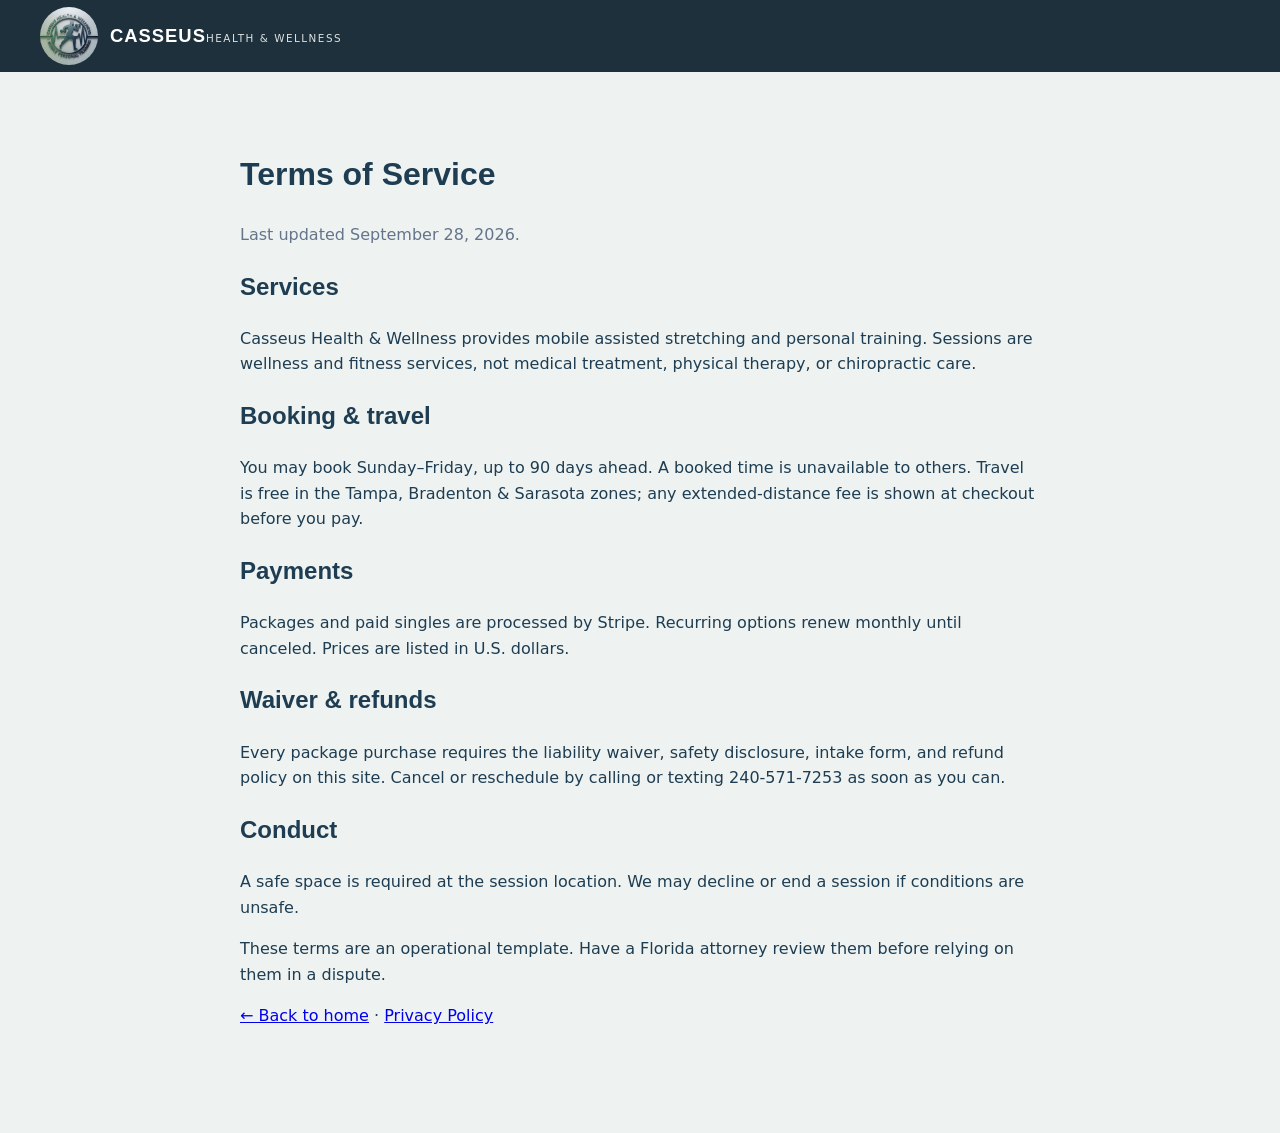
<file: terms.html>
<!DOCTYPE html>
<html lang="en">
<head>
  <meta charset="UTF-8">
  <meta name="viewport" content="width=device-width, initial-scale=1.0">
  <title>Terms of Service | Casseus Health & Wellness</title>
  <link rel="icon" href="assets/logo-circle.svg">
  <link rel="stylesheet" href="styles.css">
</head>
<body>
  <header class="header">
    <div class="container header-inner">
      <a class="logo" href="index.html">
        <div class="logo-icon"><img src="assets/logo-circle.svg" alt="Casseus logo"></div>
        <div class="logo-text"><span class="logo-main">CASSEUS</span><span class="logo-sub">HEALTH & WELLNESS</span></div>
      </a>
    </div>
  </header>
  <main class="container" style="padding:120px 20px 80px;max-width:800px;">
    <h1>Terms of Service</h1>
    <p style="color:#64748b;">Last updated September 28, 2026.</p>
    <h2>Services</h2>
    <p>Casseus Health & Wellness provides mobile assisted stretching and personal training. Sessions are wellness and fitness services, not medical treatment, physical therapy, or chiropractic care.</p>
    <h2>Booking & travel</h2>
    <p>You may book Sunday–Friday, up to 90 days ahead. A booked time is unavailable to others. Travel is free in the Tampa, Bradenton & Sarasota zones; any extended-distance fee is shown at checkout before you pay.</p>
    <h2>Payments</h2>
    <p>Packages and paid singles are processed by Stripe. Recurring options renew monthly until canceled. Prices are listed in U.S. dollars.</p>
    <h2>Waiver & refunds</h2>
    <p>Every package purchase requires the liability waiver, safety disclosure, intake form, and refund policy on this site. Cancel or reschedule by calling or texting 240-571-7253 as soon as you can.</p>
    <h2>Conduct</h2>
    <p>A safe space is required at the session location. We may decline or end a session if conditions are unsafe.</p>
    <p>These terms are an operational template. Have a Florida attorney review them before relying on them in a dispute.</p>
    <p><a href="index.html">← Back to home</a> · <a href="privacy.html">Privacy Policy</a></p>
  </main>
</body>
</html>
</file>
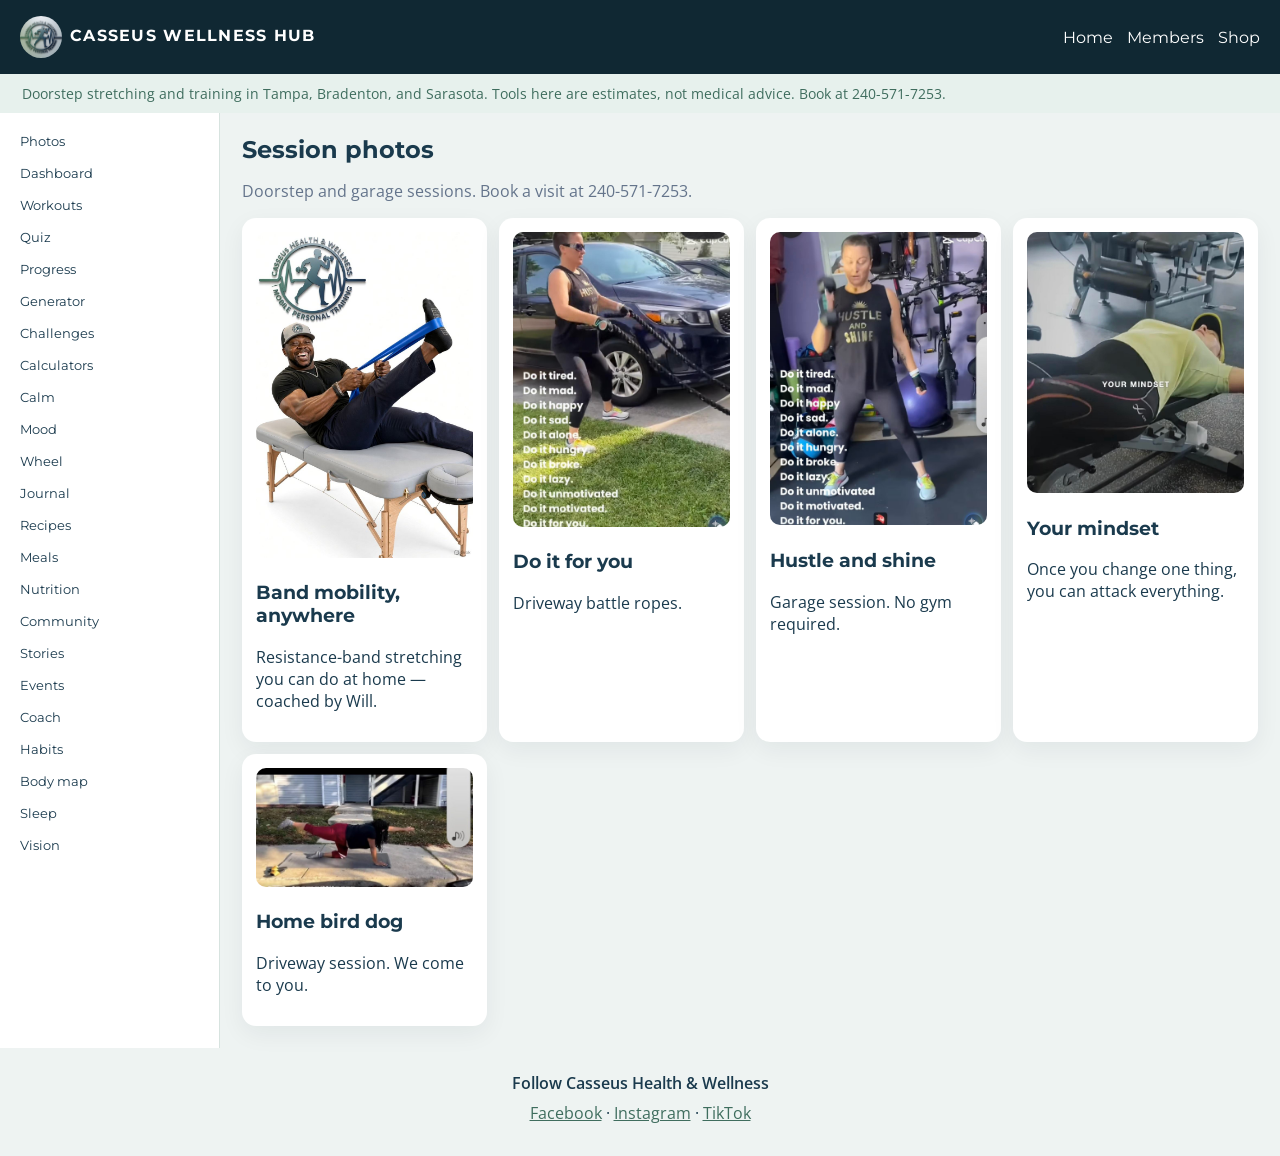
<file: wellness-hub.html>
<!DOCTYPE html>
<html lang="en">
<head>
  <meta charset="UTF-8" />
  <meta name="viewport" content="width=device-width, initial-scale=1" />
  <title>Wellness Hub | Casseus Health & Wellness</title>
  <link href="https://fonts.googleapis.com/css2?family=Montserrat:wght@600;700&family=Open+Sans:wght@400;600&display=swap" rel="stylesheet" />
  <style>
    :root { --navy:#1a3a4d; --teal:#3f6d5e; --mist:#eef3f2; --line:#d7e3df; }
    * { box-sizing: border-box; }
    body { margin: 0; font-family: "Open Sans", sans-serif; color: var(--navy); background: var(--mist); }
    header, h1, h2, h3, button { font-family: Montserrat, sans-serif; }
    a { color: var(--teal); }
    header { position: sticky; top: 0; z-index: 3; background: #102833; color: #fff; padding: 16px 20px; display: flex; justify-content: space-between; gap: 12px; align-items: center; }
    header strong { letter-spacing: .08em; }
    .note { margin: 0; padding: 10px 22px; background: #e7f1ed; color: #3f6d5e; font-size: .9rem; }
    section h1 { margin: 0 0 8px; }
    .row { display: flex; gap: 8px; flex-wrap: wrap; }
    .row > * { flex: 1; min-width: 140px; }
    img.shot { width: 120px; height: 80px; object-fit: cover; border-radius: 8px; }
    header a { color: #fff; text-decoration: none; margin-left: 14px; }
    main { display: grid; grid-template-columns: 220px 1fr; min-height: calc(100vh - 64px); }
    nav { background: #fff; padding: 12px; border-right: 1px solid var(--line); }
    nav button { display: block; width: 100%; text-align: left; border: 0; background: transparent; padding: 8px; border-radius: 8px; cursor: pointer; color: var(--navy); }
    nav button.active, nav button:hover { background: #e7f1ed; color: var(--teal); }
    section { display: none; padding: 22px; }
    section.active { display: block; }
    .grid { display: grid; grid-template-columns: repeat(auto-fit, minmax(220px, 1fr)); gap: 12px; }
    .card, .item { background: #fff; border-radius: 14px; padding: 14px; box-shadow: 0 8px 24px rgba(20,40,51,.06); }
    input, select, textarea { width: 100%; border: 1px solid var(--line); border-radius: 8px; padding: 8px; margin: 6px 0; }
    button.act { background: var(--navy); color: #fff; border: 0; border-radius: 999px; padding: 8px 14px; cursor: pointer; }
    .muted { color: #64748b; }
    .filters { display: flex; gap: 8px; flex-wrap: wrap; margin-bottom: 12px; }
    .wheel { width: 140px; height: 140px; border-radius: 50%; border: 10px solid var(--teal); display: grid; place-items: center; margin: 8px 0; }
    @media (max-width: 800px) { main { grid-template-columns: 1fr; } nav { display: flex; overflow: auto; } nav button { width: auto; white-space: nowrap; } }
  </style>
</head>
<body>
  <header>
    <strong><img src="assets/logo-circle.svg" alt="Casseus Health & Wellness logo" style="width:42px;height:42px;border-radius:50%;object-fit:cover;vertical-align:middle;margin-right:8px" />CASSEUS WELLNESS HUB</strong>
    <div><a href="index.html">Home</a><a href="member-portal.html">Members</a><a href="store.html">Shop</a></div>
  </header>
  <p class="note">Doorstep stretching and training in Tampa, Bradenton, and Sarasota. Tools here are estimates, not medical advice. Book at 240-571-7253.</p>
  <main>
    <nav id="nav"></nav>
    <div>
      <section id="clips" class="active">
        <h1>Session photos</h1>
        <p class="muted">Doorstep and garage sessions. Book a visit at 240-571-7253.</p>
        <div class="grid">
          <article class="item"><img src="assets/photo-band.svg" alt="Will Casseus demonstrating a resistance-band hamstring stretch on the table" style="width:100%;border-radius:10px"><h3>Band mobility, anywhere</h3><p>Resistance-band stretching you can do at home — coached by Will.</p></article>
          <article class="item"><img src="do-it-ropes.jpg" alt="Battle rope session" style="width:100%;border-radius:10px"><h3>Do it for you</h3><p>Driveway battle ropes.</p></article>
          <article class="item"><img src="hustle-shine.jpg" alt="Garage dumbbell session" style="width:100%;border-radius:10px"><h3>Hustle and shine</h3><p>Garage session. No gym required.</p></article>
          <article class="item"><img src="mindset-bench.jpg" alt="Bench press session" style="width:100%;border-radius:10px"><h3>Your mindset</h3><p>Once you change one thing, you can attack everything.</p></article>
          <article class="item"><img src="bird-dog-photo.jpg" alt="Home bird dog" style="width:100%;border-radius:10px"><h3>Home bird dog</h3><p>Driveway session. We come to you.</p></article>
        </div>
      </section>
      <section id="dash">
        <h1>Your day</h1>
        <p class="muted" id="quote"></p>
        <div class="grid">
          <article class="card"><h3>Wellness score</h3><p id="score">—</p></article>
          <article class="card"><h3>Streak</h3><p id="streak">0 days</p></article>
          <article class="card"><h3>Workout of the day</h3><p>8-minute hip and desk stretch. Home, no equipment.</p></article>
          <article class="card"><h3>Badges</h3><p id="badges">Start a habit to earn the first badge.</p></article>
        </div>
      </section>
      <section id="workouts">
        <h1>Workout library</h1>
        <div class="grid">
          <article class="item"><img src="do-it-ropes.jpg" alt="Battle rope session" style="width:100%;border-radius:10px"><h3>Do it for you</h3></article>
          <article class="item"><img src="hustle-shine.jpg" alt="Garage dumbbell session" style="width:100%;border-radius:10px"><h3>Hustle and shine</h3></article>
          <article class="item"><img src="mindset-bench.jpg" alt="Bench press session" style="width:100%;border-radius:10px"><h3>Your mindset</h3></article>
          <article class="item"><img src="bird-dog-photo.jpg" alt="Home bird dog" style="width:100%;border-radius:10px"><h3>Home bird dog</h3></article>
        </div>
        <div class="filters">
          <select id="level"><option>All levels</option><option>Beginner</option><option>Intermediate</option><option>Advanced</option></select>
          <select id="place"><option>Home or gym</option><option>Home</option><option>Gym</option></select>
          <input id="muscle" placeholder="Search muscle group" />
        </div>
        <div class="grid" id="workoutList"></div>
      </section>
      <section id="quiz">
        <h1>Find your plan</h1>
        <select id="qLevel"><option>Beginner</option><option>Intermediate</option><option>Advanced</option></select>
        <select id="qGoal"><option>Mobility</option><option>Strength</option><option>Stress relief</option></select>
        <input id="qEmail" type="email" placeholder="Email for the plan" />
        <button class="act" id="quizGo" type="button">See my plan</button>
        <p id="quizOut"></p>
      </section>
      <section id="progress">
        <h1>Progress</h1>
        <input id="weight" placeholder="Weight, lb" />
        <input id="measure" placeholder="Waist or hip, inches" />
        <input id="photo" type="file" accept="image/*" />
        <button class="act" id="saveProgress" type="button">Save check-in</button>
        <div class="grid" id="progressList"></div>
      </section>
      <section id="generator">
        <h1>Workout generator</h1>
        <select id="minutes"><option>15</option><option>30</option><option>45</option></select>
        <select id="equip"><option>Bodyweight</option><option>Bands</option><option>Gym</option></select>
        <select id="goal"><option>Mobility</option><option>Strength</option><option>Recovery</option></select>
        <button class="act" id="gen" type="button">Generate</button>
        <div id="genOut"></div>
      </section>
      <section id="challenges">
        <h1>Challenge hub</h1>
        <div class="grid" id="challengeList"></div>
      </section>
      <section id="calc">
        <h1>Goal calculators</h1>
        <p class="muted">Estimates only. Not a diagnosis or a meal prescription.</p>
        <input id="cm" placeholder="Height in cm" />
        <input id="kg" placeholder="Weight in kg" />
        <button class="act" id="calcGo" type="button">Calculate</button>
        <p id="calcOut"></p>
      </section>
      <section id="calm">
        <h1>Guided calm</h1>
        <div class="grid">
          <article class="card"><h3>Box breathing</h3><p>In 4, hold 4, out 4, hold 4.</p><button class="act" data-sound="breath" type="button">Play tone</button></article>
          <article class="card"><h3>Stress relief</h3><p>Slow exhale, shoulders down.</p><button class="act" data-sound="stress" type="button">Play tone</button></article>
          <article class="card"><h3>Sleep</h3><p>Dark room, longer exhale.</p><button class="act" data-sound="sleep" type="button">Play tone</button></article>
        </div>
      </section>
      <section id="mood">
        <h1>Mood check-in</h1>
        <select id="moodPick"><option>Steady</option><option>Low</option><option>Tight</option><option>Energized</option></select>
        <button class="act" id="moodSave" type="button">Save mood</button>
        <p id="moodOut"></p>
      </section>
      <section id="wheel">
        <h1>Wellness wheel</h1>
        <p class="muted">Rate 1 to 5: physical, mental, relationships, sleep, nutrition, stress.</p>
        <input id="wheelScores" placeholder="4,3,4,2,3,2" />
        <button class="act" id="wheelGo" type="button">Score</button>
        <p id="wheelOut"></p>
      </section>
      <section id="journal">
        <h1>Gratitude journal</h1>
        <p class="muted">Private on this browser. Members only for the saved copy.</p>
        <textarea id="journalText" placeholder="One thing that went right today"></textarea>
        <button class="act" id="journalSave" type="button">Save</button>
        <button class="act" id="journalExport" type="button">Export</button>
        <div id="journalList"></div>
      </section>
      <section id="recipes">
        <h1>Recipes</h1>
        <select id="diet"><option>All</option><option>Keto</option><option>Vegan</option><option>Paleo</option><option>Gluten-Free</option></select>
        <div id="recipeList"></div>
      </section>
      <section id="meals">
        <h1>Meal planner</h1>
        <input id="mealDay" placeholder="Monday dinner" />
        <button class="act" id="mealAdd" type="button">Add</button>
        <button class="act" id="grocery" type="button">Grocery list</button>
        <div id="mealList"></div>
      </section>
      <section id="nutrition">
        <h1>Nutrition note</h1>
        <textarea id="mealNote" placeholder="What you ate"></textarea>
        <button class="act" id="scoreMeal" type="button">Feedback</button>
        <p id="mealScore"></p>
      </section>
      <section id="community">
        <h1>Member community</h1>
        <p class="muted">Sign in through the member portal to post. Visitors can read.</p>
        <textarea id="post" placeholder="A win or a question"></textarea>
        <button class="act" id="postGo" type="button">Post</button>
        <div id="board"></div>
      </section>
      <section id="stories">
        <h1>Transformations</h1>
        <article class="card"><h3>Alex R.</h3><p>Hip tightness down after three doorstep stretches.</p></article>
        <article class="card"><h3>Jordan L.</h3><p>Desk posture better after two weeks.</p></article>
        <p><a href="superstars.html">Superstars wall</a></p>
      </section>
      <section id="events">
        <h1>Live events</h1>
        <article class="card"><h3>Sunday stretch club</h3><p>Group mobility, Tampa. Text 240-571-7253.</p></article>
        <article class="card"><h3>Corporate desk reset</h3><p>30-minute office visit. Request on the homepage.</p></article>
      </section>
      <section id="coach">
        <h1>Wellness coach</h1>
        <input id="ask" placeholder="Ask about a workout or habit" />
        <button class="act" id="askGo" type="button">Ask</button>
        <p id="askOut"></p>
      </section>
      <section id="habits">
        <h1>Habits</h1>
        <div class="grid" id="habitList"></div>
        <div class="wheel" id="spin">Spin</div>
        <button class="act" id="spinGo" type="button">Spin a habit</button>
        <p id="spinOut"></p>
      </section>
      <section id="body">
        <h1>Body map</h1>
        <div class="filters" id="bodyMap"></div>
        <p id="bodyOut">Pick a muscle.</p>
      </section>
      <section id="sleep">
        <h1>Sleep and stress</h1>
        <select id="sleepHours"><option>Under 6</option><option>6 to 7</option><option>7 to 9</option></select>
        <select id="stress"><option>Low</option><option>Medium</option><option>High</option></select>
        <button class="act" id="sleepGo" type="button">Check</button>
        <p id="sleepOut"></p>
      </section>
      <section id="vision">
        <h1>Vision board</h1>
        <input id="visionText" placeholder="A goal for this month" />
        <button class="act" id="visionAdd" type="button">Pin it</button>
        <div id="visionList"></div>
      </section>
    </div>
  </main>
  <footer style="text-align:center;padding:24px 16px 32px;">
    <p style="margin:0 0 8px;font-weight:600;">Follow Casseus Health &amp; Wellness</p>
    <p style="margin:0;">
      <a href="https://www.facebook.com/share/1DjTJfnbcM/" target="_blank" rel="noopener">Facebook</a> ·
      <a href="https://www.instagram.com/casseus_healthwellness" target="_blank" rel="noopener">Instagram</a> ·
      <a href="https://www.tiktok.com/@casseushealth_wellness" target="_blank" rel="noopener">TikTok</a>
    </p>
  </footer>
  <script>
    const key = "casseus-wellness";
    const load = () => JSON.parse(localStorage.getItem(key) || "{}");
    const save = (data) => localStorage.setItem(key, JSON.stringify(data));
    const tabs = ["clips","dash","workouts","quiz","progress","generator","challenges","calc","calm","mood","wheel","journal","recipes","meals","nutrition","community","stories","events","coach","habits","body","sleep","vision"];
    const labels = ["Photos","Dashboard","Workouts","Quiz","Progress","Generator","Challenges","Calculators","Calm","Mood","Wheel","Journal","Recipes","Meals","Nutrition","Community","Stories","Events","Coach","Habits","Body map","Sleep","Vision"];
    document.getElementById("nav").innerHTML = tabs.map((id, i) => `<button data-tab="${id}" type="button">${labels[i]}</button>`).join("");
    document.getElementById("nav").onclick = (e) => {
      const id = e.target.dataset.tab; if (!id) return;
      document.querySelectorAll("section").forEach((s) => s.classList.remove("active"));
      document.querySelectorAll("nav button").forEach((b) => b.classList.remove("active"));
      document.getElementById(id).classList.add("active");
      e.target.classList.add("active");
    };
    const quotes = ["Move the joint you avoid.", "A short session still counts.", "We'll bring it to you."];
    document.getElementById("quote").textContent = quotes[new Date().getDate() % quotes.length];
    const workouts = [
      ["Hip opener", "Beginner", "Home", "Hips", "90 seconds each side."],
      ["Desk reset", "Beginner", "Home", "Neck", "Chin tuck and chest open."],
      ["Split squat", "Intermediate", "Gym", "Legs", "8 each side."],
      ["Band row", "Intermediate", "Home", "Back", "12 slow rows."],
      ["PNF hamstring", "Advanced", "Gym", "Hamstrings", "Partner or trainer only."]
    ];
    function drawWorkouts() {
      const level = document.getElementById("level").value;
      const place = document.getElementById("place").value;
      const muscle = document.getElementById("muscle").value.toLowerCase();
      document.getElementById("workoutList").innerHTML = workouts.filter((w) => (level === "All levels" || w[1] === level) && (place === "Home or gym" || w[2] === place) && w[3].toLowerCase().includes(muscle)).map((w) => `<article class="item"><h3>${w[0]}</h3><p>${w[1]} · ${w[2]} · ${w[3]}</p><p>${w[4]}</p><a href="https://youtube.com/@willcasseus576">Video on our channel</a></article>`).join("");
    }
    ["level","place","muscle"].forEach((id) => document.getElementById(id).addEventListener("input", drawWorkouts));
    drawWorkouts();
    document.getElementById("quizGo").onclick = () => {
      const email = document.getElementById("qEmail").value;
      const data = load(); data.leads = data.leads || []; if (email) data.leads.push(email); save(data);
      document.getElementById("quizOut").textContent = document.getElementById("qLevel").value + " " + document.getElementById("qGoal").value + " plan: two doorstep sessions a week, plus the 8-minute home stretch. Text 240-571-7253 to book.";
    };
    document.getElementById("saveProgress").onclick = () => {
      const file = document.getElementById("photo").files[0];
      const write = (photo) => {
        const data = load(); data.progress = data.progress || [];
        data.progress.unshift({ weight: document.getElementById("weight").value, measure: document.getElementById("measure").value, day: new Date().toLocaleDateString(), photo });
        data.streak = (data.streak || 0) + 1; save(data); render();
      };
      if (!file) write("");
      else { const reader = new FileReader(); reader.onload = () => write(reader.result); reader.readAsDataURL(file); }
    };
    document.getElementById("gen").onclick = () => {
      const moves = { Mobility: "hip opener, thoracic twist, calf stretch", Strength: "squat, row, glute bridge", Recovery: "breathing, neck release, easy walk" };
      document.getElementById("genOut").textContent = document.getElementById("minutes").value + " minutes, " + document.getElementById("equip").value + ": " + moves[document.getElementById("goal").value] + ".";
    };
    document.getElementById("challengeList").innerHTML = ["30-day mobility", "Step challenge", "Plank challenge"].map((c) => `<article class="item"><h3>${c}</h3><button class="act" type="button">Join</button></article>`).join("");
    document.getElementById("calcGo").onclick = () => {
      const kg = Number(document.getElementById("kg").value), cm = Number(document.getElementById("cm").value);
      if (!kg || !cm) return;
      const bmi = kg / ((cm / 100) ** 2);
      const cal = Math.round(kg * 30);
      document.getElementById("calcOut").textContent = `BMI ${bmi.toFixed(1)}. Rough calories ${cal}. Protein about ${Math.round(kg * 1.6)} g. Water about ${Math.round(kg * 35)} ml.`;
    };
    document.querySelectorAll("[data-sound]").forEach((b) => b.onclick = () => {
      const ctx = new AudioContext(); const o = ctx.createOscillator(); const g = ctx.createGain();
      o.frequency.value = b.dataset.sound === "sleep" ? 174 : 220; o.connect(g); g.connect(ctx.destination); g.gain.value = 0.04; o.start(); setTimeout(() => o.stop(), 4000);
    });
    document.getElementById("moodSave").onclick = () => {
      const data = load(); data.moods = data.moods || []; data.moods.push(document.getElementById("moodPick").value); save(data);
      document.getElementById("moodOut").textContent = data.moods.slice(-5).join(", ") + ". If tight, do the desk reset.";
    };
    document.getElementById("wheelGo").onclick = () => {
      const nums = document.getElementById("wheelScores").value.split(",").map(Number).filter((n) => n);
      document.getElementById("wheelOut").textContent = nums.length ? "Average " + (nums.reduce((a,b)=>a+b,0) / nums.length).toFixed(1) + ". Lowest area gets the next habit." : "Enter six scores.";
    };
    document.getElementById("journalSave").onclick = () => {
      const data = load(); data.journal = data.journal || []; data.journal.push(document.getElementById("journalText").value); save(data); render();
    };
    document.getElementById("journalExport").onclick = () => {
      const blob = new Blob([(load().journal || []).join("\n")], { type: "text/plain" });
      const a = document.createElement("a"); a.href = URL.createObjectURL(blob); a.download = "gratitude.txt"; a.click();
    };
    const recipes = [["Salmon and greens", "Keto", "salmon, greens, olive oil"], ["Lentil bowl", "Vegan", "lentils, rice, spinach"], ["Egg plate", "Gluten-Free", "eggs, fruit, yogurt"]];
    function drawRecipes() {
      const diet = document.getElementById("diet").value;
      document.getElementById("recipeList").innerHTML = recipes.filter((r) => diet === "All" || r[1] === diet).map((r) => `<article class="item"><h3>${r[0]}</h3><p>${r[1]}</p><p>Shop: ${r[2]}</p></article>`).join("");
    }
    document.getElementById("diet").onchange = drawRecipes; drawRecipes();
    document.getElementById("mealAdd").onclick = () => { const data = load(); data.meals = data.meals || []; data.meals.push(document.getElementById("mealDay").value); save(data); render(); };
    document.getElementById("grocery").onclick = () => { document.getElementById("mealList").insertAdjacentHTML("beforeend", "<p>Grocery: eggs, greens, rice, yogurt, fruit.</p>"); };
    document.getElementById("scoreMeal").onclick = () => {
      const text = document.getElementById("mealNote").value.toLowerCase();
      document.getElementById("mealScore").textContent = /vegetable|greens|fruit/.test(text) ? "Solid plate. Add protein if it is missing." : "Add a vegetable and a protein next meal.";
    };
    document.getElementById("postGo").onclick = () => {
      if (!localStorage.getItem("casseus-member")) { document.getElementById("board").insertAdjacentHTML("afterbegin", "<p class='muted'>Members post after portal sign-in. <a href='member-portal.html'>Open the portal</a></p>"); return; }
      const data = load(); data.board = data.board || []; data.board.push(document.getElementById("post").value); save(data); render();
    };
    document.getElementById("askGo").onclick = () => {
      const q = document.getElementById("ask").value.toLowerCase();
      document.getElementById("askOut").textContent = q.includes("sleep") ? "Same wake time, and the 4-minute breathing track." : "Pick 20 minutes, home, mobility, then book a doorstep stretch if you want hands-on work.";
    };
    const habits = ["Water", "Exercise", "Sleep", "Meditation", "Reading"];
    document.getElementById("habitList").innerHTML = habits.map((h) => `<article class="item"><h3>${h}</h3><button class="act" data-habit="${h}" type="button">Done</button></article>`).join("");
    document.getElementById("habitList").onclick = (e) => {
      if (!e.target.dataset.habit) return;
      const data = load(); data.habits = data.habits || {}; data.habits[e.target.dataset.habit] = (data.habits[e.target.dataset.habit] || 0) + 1; data.streak = (data.streak || 0) + 1; save(data); render();
    };
    document.getElementById("spinGo").onclick = () => {
      const pick = habits[Math.floor(Math.random() * habits.length)];
      document.getElementById("spinOut").textContent = pick;
    };
    document.getElementById("bodyMap").innerHTML = ["Hips","Back","Neck","Shoulders"].map((m) => `<button class="act" data-muscle="${m}" type="button">${m}</button>`).join("");
    document.getElementById("bodyMap").onclick = (e) => { if (e.target.dataset.muscle) document.getElementById("bodyOut").textContent = e.target.dataset.muscle + ": 8 slow reps, then a doorstep stretch if it stays tight."; };
    document.getElementById("sleepGo").onclick = () => { document.getElementById("sleepOut").textContent = document.getElementById("stress").value === "High" ? "High stress. Use the breathing track and a short walk." : "Sleep window looks usable. Keep the same wake time."; };
    document.getElementById("visionAdd").onclick = () => { const data = load(); data.vision = data.vision || []; data.vision.push(document.getElementById("visionText").value); save(data); render(); };
    function render() {
      const data = load();
      document.getElementById("streak").textContent = (data.streak || 0) + " days";
      const habitCount = Object.values(data.habits || {}).reduce((a, b) => a + b, 0);
      document.getElementById("score").textContent = Math.min(100, 40 + habitCount * 5 + (data.moods || []).length * 3);
      document.getElementById("badges").textContent = (data.streak || 0) > 2 ? "Three-day streak" : "Start a habit to earn the first badge.";
      document.getElementById("progressList").innerHTML = (data.progress || []).map((p) => `<article class="item">${p.photo ? `<img class="shot" src="${p.photo}" alt="Progress photo" />` : ""}<p>${p.day}: ${p.weight || "—"} lb / ${p.measure || "—"} in</p></article>`).join("") || "<p class='muted'>No check-ins yet.</p>";
      document.getElementById("journalList").innerHTML = (data.journal || []).map((j) => `<p>${j}</p>`).join("");
      document.getElementById("mealList").innerHTML = (data.meals || []).map((m) => `<p>${m}</p>`).join("");
      document.getElementById("board").innerHTML = (data.board || ["Post a win after you sign in."]).map((p) => `<p>${p}</p>`).join("");
      document.getElementById("visionList").innerHTML = (data.vision || []).map((v) => `<p>${v}</p>`).join("");
    }
    render();
  </script>
</body>
</html>
</file>
<file: styles.css>
:root {
  --navy: #1e3d52;
  --navy-dark: #142833;
  --navy-light: #2a5166;
  --teal: #4d8a7a;
  --teal-dark: #3a6d62;
  --green: #5a8f7a;
  --lime: #7eaa96;
  --white: #ffffff;
  --off-white: #eef3f1;
  --gray: #5a6e74;
  --gray-light: #d4e0dc;
  --red: #ef4444;
  --shadow: 0 10px 40px rgba(20, 40, 51, 0.16);
  --radius: 12px;
  --transition: all 0.3s ease;
}
}

* {
  margin: 0;
  padding: 0;
  box-sizing: border-box;
}

html {
  scroll-behavior: smooth;
  scroll-padding-top: 88px;
}

body {
  font-family: 'Open Sans', system-ui, sans-serif;
  color: var(--navy);
  background: var(--off-white);
  line-height: 1.6;
  overflow-x: hidden;
}

h1, h2, h3, h4, .logo-main, .price-amount, .stat-num {
  font-family: 'Montserrat', sans-serif;
}

.container {
  max-width: 1200px;
  margin: 0 auto;
  padding: 0 20px;
}

/* Header */
.header {
  position: fixed;
  top: 0;
  left: 0;
  right: 0;
  z-index: 1000;
  background: rgba(20, 40, 51, 0.96);
  backdrop-filter: blur(12px);
  transition: var(--transition);
}

.header.scrolled {
  box-shadow: 0 4px 20px rgba(0,0,0,0.2);
}

.header-inner {
  display: flex;
  align-items: center;
  justify-content: space-between;
  height: 72px;
}

.logo {
  display: flex;
  align-items: center;
  gap: 12px;
  text-decoration: none;
  color: var(--white);
}

.logo-icon {
  width: 58px;
  height: 58px;
  border-radius: 50%;
  overflow: hidden;
  flex-shrink: 0;
  display: flex;
}
.logo-icon img {
  width: 100%;
  height: 100%;
  object-fit: cover;
  display: block;
}
}

.logo-text {
  display: flex;
  flex-direction: column;
  line-height: 1.15;
}

.logo-main {
  font-weight: 800;
  font-size: 1.15rem;
  letter-spacing: 1px;
}

.logo-sub {
  font-size: 0.65rem;
  letter-spacing: 1.5px;
  opacity: 0.85;
  font-weight: 500;
}

.nav {
  display: flex;
  gap: 28px;
}

.nav a {
  color: var(--white);
  text-decoration: none;
  font-weight: 500;
  font-size: 0.95rem;
  opacity: 0.9;
  transition: var(--transition);
  position: relative;
}

.nav a:hover {
  opacity: 1;
  color: var(--teal);
}

.nav a::after {
  content: '';
  position: absolute;
  bottom: -4px;
  left: 0;
  width: 0;
  height: 2px;
  background: var(--teal);
  transition: width 0.3s;
}

.nav a.active-page {
  color: var(--teal);
}
.nav a.active-page::after {
  width: 100%;
}

.nav a:hover::after {
  width: 100%;
}

.nav-toggle {
  display: none;
  background: none;
  border: none;
  color: var(--white);
  font-size: 1.4rem;
  cursor: pointer;
}

/* Hero */
.hero {
  min-height: 100vh;
  background: linear-gradient(135deg, var(--navy-dark) 0%, var(--navy) 50%, #1a3a4d 100%);
  display: flex;
  align-items: center;
  position: relative;
  padding-top: 72px;
  overflow: hidden;
}

/* LCP: real <img> instead of CSS background — discoverable + preloadable */
.hero-bg-picture {
  position: absolute;
  top: 0;
  right: 0;
  width: 50%;
  height: 100%;
  margin: 0;
  z-index: 1;
  pointer-events: none;
}

.hero-bg-img {
  width: 100%;
  height: 100%;
  object-fit: cover;
  object-position: center;
  opacity: 0.15;
  mask-image: linear-gradient(to left, black, transparent);
  -webkit-mask-image: linear-gradient(to left, black, transparent);
}

.hero::before {
  content: none;
}

@media (max-width: 768px) {
  .hero-bg-picture {
    width: 100%;
    opacity: 1;
  }
  .hero-bg-img {
    opacity: 0.12;
    mask-image: linear-gradient(to top, black 20%, transparent 70%);
    -webkit-mask-image: linear-gradient(to top, black 20%, transparent 70%);
  }
}

.hero-content {
  position: relative;
  z-index: 2;
  max-width: 700px;
  padding: 60px 0;
}

.hero-badge {
  display: inline-block;
  background: rgba(91, 138, 120, 0.15);
  border: 1px solid rgba(91, 138, 120, 0.4);
  color: var(--teal);
  padding: 8px 16px;
  border-radius: 50px;
  font-size: 0.85rem;
  font-weight: 600;
  margin-bottom: 24px;
  letter-spacing: 0.5px;
}

.hero h1 {
  font-size: clamp(2.4rem, 5vw, 3.8rem);
  font-weight: 800;
  color: var(--white);
  line-height: 1.15;
  margin-bottom: 20px;
}

.highlight {
  color: var(--teal);
}

.hero-sub {
  font-size: 1.15rem;
  color: rgba(255,255,255,0.85);
  margin-bottom: 32px;
  max-width: 540px;
}

.hero-cta {
  display: flex;
  flex-wrap: wrap;
  gap: 16px;
  margin-bottom: 48px;
}

.btn {
  display: inline-flex;
  align-items: center;
  justify-content: center;
  gap: 8px;
  padding: 14px 28px;
  border-radius: 50px;
  font-weight: 600;
  font-size: 0.95rem;
  text-decoration: none;
  border: none;
  cursor: pointer;
  transition: var(--transition);
  font-family: inherit;
}

.btn-primary {
  background: linear-gradient(135deg, var(--teal), var(--teal-dark));
  color: var(--white);
  box-shadow: 0 4px 20px rgba(91, 138, 120, 0.35);
}

.btn-primary:hover {
  transform: translateY(-2px);
  box-shadow: 0 8px 30px rgba(91, 138, 120, 0.45);
}

.btn-outline {
  background: transparent;
  color: var(--white);
  border: 2px solid rgba(255,255,255,0.4);
}

.btn-outline:hover {
  border-color: var(--teal);
  color: var(--teal);
}

.btn-block {
  width: 100%;
}

.btn-lg {
  padding: 18px 40px;
  font-size: 1.1rem;
}

.hero-stats {
  display: flex;
  gap: 40px;
  flex-wrap: wrap;
}

.stat {
  display: flex;
  flex-direction: column;
}

.stat-num {
  font-size: 1.5rem;
  font-weight: 700;
  color: var(--teal);
}

.stat-label {
  font-size: 0.85rem;
  color: rgba(255,255,255,0.7);
}

/* Sections */
section {
  padding: 80px 0;
}

.section-header {
  text-align: center;
  max-width: 640px;
  margin: 0 auto 48px;
}

.section-tag {
  display: inline-block;
  color: var(--teal);
  font-weight: 600;
  font-size: 0.9rem;
  letter-spacing: 1.5px;
  text-transform: uppercase;
  margin-bottom: 12px;
}

.section-header h2 {
  font-size: clamp(1.8rem, 4vw, 2.5rem);
  font-weight: 800;
  color: var(--navy);
  margin-bottom: 12px;
}

.section-header p {
  color: var(--gray);
  font-size: 1.05rem;
}

/* Services */
.services {
  background: var(--white);
}

.services-grid {
  display: grid;
  grid-template-columns: repeat(auto-fit, minmax(300px, 1fr));
  gap: 24px;
}

.service-card {
  background: var(--off-white);
  border-radius: var(--radius);
  padding: 32px 28px;
  transition: var(--transition);
  border: 1px solid transparent;
}

.service-card:hover {
  transform: translateY(-6px);
  box-shadow: var(--shadow);
  border-color: rgba(91, 138, 120, 0.2);
  background: var(--white);
}

.service-icon {
  width: 56px;
  height: 56px;
  background: linear-gradient(135deg, rgba(91,138,120,0.15), rgba(76,175,80,0.15));
  border-radius: 14px;
  display: flex;
  align-items: center;
  justify-content: center;
  font-size: 1.4rem;
  color: var(--teal);
  margin-bottom: 20px;
}

.service-card h3 {
  font-size: 1.15rem;
  font-weight: 700;
  margin-bottom: 10px;
  color: var(--navy);
}

.service-card p {
  color: var(--gray);
  font-size: 0.95rem;
}

/* Promo */
.promo {
  background: linear-gradient(135deg, var(--navy) 0%, #1a3a4d 100%);
  color: var(--white);
  padding: 60px 0;
}

.promo-inner {
  display: grid;
  grid-template-columns: 1fr 1fr;
  gap: 40px;
  align-items: center;
}

.promo-content h2 {
  font-size: clamp(1.6rem, 3vw, 2.2rem);
  font-weight: 800;
  margin-bottom: 16px;
}

.promo-content p {
  opacity: 0.9;
  margin-bottom: 20px;
}

.promo-list {
  list-style: none;
  margin-bottom: 28px;
}

.promo-list li {
  display: flex;
  align-items: center;
  gap: 10px;
  margin-bottom: 10px;
  font-size: 0.95rem;
}

.promo-list i {
  color: var(--teal);
}

.promo-image picture { display: block; }
.promo-image img {
  width: 100%;
  border-radius: var(--radius);
  box-shadow: 0 20px 50px rgba(0,0,0,0.3);
}

/* Pricing */
.pricing {
  background: var(--off-white);
}

.travel-notice {
  display: flex;
  align-items: flex-start;
  gap: 16px;
  background: rgba(91, 138, 120, 0.08);
  border: 1px solid rgba(91, 138, 120, 0.25);
  border-radius: var(--radius);
  padding: 18px 24px;
  margin-bottom: 36px;
  font-size: 0.95rem;
}

.travel-notice i {
  color: var(--teal);
  font-size: 1.3rem;
  margin-top: 2px;
}

.travel-notice .free {
  color: var(--green);
  font-weight: 700;
}

.travel-notice .fee {
  color: var(--red);
  font-weight: 700;
}

.pricing-tabs {
  display: flex;
  flex-wrap: wrap;
  gap: 10px;
  justify-content: center;
  margin-bottom: 36px;
}

.tab-btn {
  padding: 12px 22px;
  border-radius: 50px;
  border: 2px solid var(--gray-light);
  background: var(--white);
  color: var(--navy);
  font-weight: 600;
  font-size: 0.9rem;
  cursor: pointer;
  transition: var(--transition);
  font-family: inherit;
}

.tab-btn:hover,
.tab-btn.active {
  background: var(--navy);
  color: var(--white);
  border-color: var(--navy);
}

.tab-content {
  display: none;
}

.tab-content.active {
  display: block;
  animation: fadeIn 0.4s ease;
}

@keyframes fadeIn {
  from { opacity: 0; transform: translateY(10px); }
  to { opacity: 1; transform: translateY(0); }
}

.tab-title {
  text-align: center;
  font-size: 1.25rem;
  margin-bottom: 28px;
  color: var(--navy);
}

.tab-title span {
  font-weight: 400;
  color: var(--gray);
  font-size: 0.95rem;
}

.pricing-grid {
  display: grid;
  grid-template-columns: repeat(auto-fit, minmax(220px, 1fr));
  gap: 20px;
  margin-bottom: 24px;
}

.pricing-grid.single {
  grid-template-columns: minmax(260px, 420px);
  justify-content: center;
}

.price-card {
  background: var(--white);
  border-radius: var(--radius);
  padding: 28px 20px;
  text-align: center;
  border: 2px solid var(--gray-light);
  transition: var(--transition);
  position: relative;
}

.price-card:hover {
  border-color: var(--teal);
  transform: translateY(-4px);
  box-shadow: var(--shadow);
}

.price-card.popular {
  border-color: var(--teal);
  box-shadow: 0 8px 30px rgba(91, 138, 120, 0.2);
}

.popular-badge {
  position: absolute;
  top: -12px;
  left: 50%;
  transform: translateX(-50%);
  background: linear-gradient(135deg, var(--teal), var(--green));
  color: white;
  font-size: 0.75rem;
  font-weight: 700;
  padding: 4px 14px;
  border-radius: 20px;
  letter-spacing: 0.5px;
}

.price-freq {
  font-weight: 700;
  font-size: 1.1rem;
  color: var(--navy);
}

.price-label {
  color: var(--teal);
  font-weight: 600;
  font-size: 0.9rem;
  margin-bottom: 8px;
}

.price-sessions {
  font-size: 0.8rem;
  color: var(--gray);
  margin-bottom: 12px;
}

.price-amount {
  font-size: 2rem;
  font-weight: 800;
  color: var(--navy);
  line-height: 1.2;
}

.price-amount span {
  font-size: 0.95rem;
  font-weight: 500;
  color: var(--gray);
}

.price-per {
  font-size: 0.9rem;
  color: var(--gray);
  margin: 6px 0 10px;
}

.price-save {
  font-size: 0.85rem;
  font-weight: 600;
  color: var(--green);
  margin-bottom: 18px;
  min-height: 20px;
}

.price-card .btn {
  width: 100%;
  padding: 12px;
  font-size: 0.9rem;
}

.single-session {
  text-align: center;
  color: var(--gray);
  margin-top: 12px;
  font-size: 0.95rem;
}

.pricing-note {
  background: var(--white);
  border-radius: var(--radius);
  padding: 28px 32px;
  margin-top: 40px;
  border-left: 4px solid var(--teal);
}

.pricing-note h4 {
  margin-bottom: 16px;
  font-size: 1.1rem;
}

.pricing-note ul {
  list-style: none;
}

.pricing-note li {
  margin-bottom: 12px;
  padding-left: 0;
  font-size: 0.95rem;
  color: var(--gray);
}

.pricing-note strong {
  color: var(--navy);
}

/* Booking */
.booking {
  background: var(--white);
}

.booking-wrapper {
  display: grid;
  grid-template-columns: 1.4fr 1fr;
  gap: 32px;
  align-items: start;
}

.booking-form-card {
  background: var(--off-white);
  border-radius: var(--radius);
  padding: 36px;
  border: 1px solid var(--gray-light);
}

.form-group {
  margin-bottom: 18px;
}

.form-row {
  display: grid;
  grid-template-columns: 1fr 1fr;
  gap: 16px;
}

label {
  display: block;
  font-weight: 600;
  font-size: 0.9rem;
  margin-bottom: 6px;
  color: var(--navy);
}

input, select, textarea {
  width: 100%;
  padding: 12px 16px;
  border: 1.5px solid var(--gray-light);
  border-radius: 8px;
  font-size: 0.95rem;
  font-family: inherit;
  transition: var(--transition);
  background: var(--white);
}

input:focus, select:focus, textarea:focus {
  outline: none;
  border-color: var(--teal);
  box-shadow: 0 0 0 3px rgba(91, 138, 120, 0.15);
}

.travel-summary {
  background: rgba(91,138,120,0.1);
  border-radius: 8px;
  padding: 12px 16px;
  margin-bottom: 20px;
  font-size: 0.9rem;
  display: none;
}

.travel-summary.visible {
  display: block;
}

.price-summary {
  background: rgba(91,138,120,0.1);
  border-radius: 8px;
  padding: 12px 16px;
  margin-bottom: 20px;
  font-size: 0.95rem;
  display: none;
}

.price-summary.visible {
  display: block;
}

.payment-section {
  background: var(--white);
  border-radius: 8px;
  padding: 20px;
  margin-bottom: 20px;
  border: 1px solid var(--gray-light);
}

.payment-section h4 {
  margin-bottom: 8px;
}

.pay-accept {
  text-align: center;
  font-weight: 700;
  color: #0d7377;
  font-size: 1.05rem;
  margin: 14px auto 6px;
}
.payment-note {
  font-size: 0.85rem;
  color: var(--gray);
  margin-bottom: 16px;
}

.booking-sidebar {
  display: flex;
  flex-direction: column;
  gap: 20px;
}

.sidebar-card {
  background: var(--off-white);
  border-radius: var(--radius);
  padding: 24px;
  border: 1px solid var(--gray-light);
}

.sidebar-card h3 {
  font-size: 1.05rem;
  margin-bottom: 16px;
  display: flex;
  align-items: center;
  gap: 8px;
}

.sidebar-card h3 i {
  color: var(--teal);
}

.empty-state {
  color: var(--gray);
  font-size: 0.9rem;
}

.booking-item {
  background: var(--white);
  border-radius: 8px;
  padding: 14px;
  margin-bottom: 10px;
  border-left: 3px solid var(--teal);
  font-size: 0.9rem;
}

.booking-item strong {
  display: block;
  margin-bottom: 4px;
}

.booking-item .meta {
  color: var(--gray);
  font-size: 0.85rem;
}

.avail-notes {
  list-style: none;
  font-size: 0.9rem;
  color: var(--gray);
}

.avail-notes li {
  padding: 6px 0;
  border-bottom: 1px solid var(--gray-light);
}

.avail-notes li:last-child {
  border-bottom: none;
}

.contact-card a {
  color: var(--navy);
  text-decoration: none;
  font-weight: 500;
}

.contact-card a:hover {
  color: var(--teal);
}

.contact-card p {
  margin-bottom: 8px;
}

/* About */
.about {
  background: var(--off-white);
}

.about-grid {
  display: grid;
  grid-template-columns: 1fr 1fr;
  gap: 48px;
  align-items: center;
}

.about-content .section-tag {
  display: block;
}

.about-content h2 {
  font-size: 2.2rem;
  font-weight: 800;
  margin-bottom: 4px;
}

.about-title {
  color: var(--teal);
  font-weight: 600;
  margin-bottom: 20px;
}

.about-content p {
  color: var(--gray);
  margin-bottom: 16px;
}

.about-creds {
  display: flex;
  flex-direction: column;
  gap: 8px;
  margin: 24px 0;
  font-size: 0.9rem;
  font-weight: 500;
}

.about-creds i {
  color: var(--teal);
  margin-right: 8px;
}

.social-links {
  display: flex;
  gap: 14px;
}

.social-links a {
  width: 44px;
  height: 44px;
  border-radius: 50%;
  background: var(--navy);
  color: var(--white);
  display: flex;
  align-items: center;
  justify-content: center;
  font-size: 1.2rem;
  transition: var(--transition);
  text-decoration: none;
}

.social-links a:hover {
  background: var(--teal);
  transform: translateY(-3px);
}

.about-images {
  position: relative;
}

.about-img {
  border-radius: var(--radius);
  box-shadow: var(--shadow);
}

.about-img.main {
  width: 100%;
  max-height: 520px;
  object-fit: cover;
  object-position: center 20%;
}

.about-img.secondary {
  position: absolute;
  bottom: -30px;
  left: -30px;
  width: 45%;
  border: 4px solid var(--white);
}

/* Corporate */
.corporate {
  background: var(--white);
  padding: 70px 0;
}
.corp-grid {
  display: grid;
  grid-template-columns: repeat(3, 1fr);
  gap: 24px;
}
.corp-card {
  background: var(--off-white);
  border-radius: var(--radius);
  padding: 28px 24px;
  border: 1px solid var(--gray-light);
  position: relative;
}
.corp-card.featured {
  border-color: var(--teal);
  box-shadow: 0 8px 28px rgba(91, 138, 120, 0.12);
}
.corp-badge {
  position: absolute;
  top: 12px;
  right: 12px;
  background: var(--teal);
  color: white;
  font-size: 0.7rem;
  font-weight: 700;
  padding: 4px 10px;
  border-radius: 20px;
}
.corp-icon {
  width: 48px;
  height: 48px;
  border-radius: 50%;
  background: linear-gradient(135deg, rgba(91,138,120,0.15), rgba(76,175,80,0.15));
  display: flex;
  align-items: center;
  justify-content: center;
  color: var(--teal);
  font-size: 1.2rem;
  margin-bottom: 14px;
}
.corp-card h3 { font-size: 1.15rem; margin-bottom: 6px; color: var(--navy); }
.corp-sub { font-size: 0.9rem; color: var(--gray); margin-bottom: 14px; }
.corp-list { margin: 0 0 14px 18px; font-size: 0.9rem; color: var(--navy); line-height: 1.7; }
.corp-note { font-size: 0.85rem; color: var(--gray); margin: 0; }
.corp-form {
  background: var(--off-white);
  border-radius: var(--radius);
  padding: 32px;
  border: 1px solid var(--gray-light);
  max-width: 800px;
  margin-left: auto;
  margin-right: auto;
}
.corp-form h3 { margin-bottom: 20px; }

/* Free stretch QR */
.free-stretch-qr {
  background: linear-gradient(135deg, #061828, var(--navy));
  color: white;
  padding: 60px 0;
}
.qr-wrapper {
  display: grid;
  grid-template-columns: 1.4fr 1fr;
  gap: 40px;
  align-items: center;
}
.qr-copy .section-tag { color: var(--teal); }
.qr-copy h2 { color: white; margin-bottom: 12px; }
.qr-copy p { opacity: 0.9; margin-bottom: 16px; }
.qr-benefits { list-style: none; margin: 0 0 24px; padding: 0; }
.qr-benefits li { margin-bottom: 8px; font-size: 0.95rem; }
.qr-benefits i { color: var(--teal); margin-right: 8px; }
.qr-card {
  background: white;
  color: var(--navy);
  border-radius: 16px;
  padding: 24px;
  text-align: center;
  box-shadow: 0 12px 40px rgba(0,0,0,0.25);
}
.qr-card img { display: block; margin: 0 auto 12px; border-radius: 8px; }
.qr-label { font-weight: 700; margin-bottom: 4px; }
.qr-url { font-size: 0.75rem; color: var(--gray); word-break: break-all; margin: 0; }

.renewal-banner {
  background: linear-gradient(135deg, rgba(91,138,120,0.12), rgba(76,175,80,0.1));
  border: 1px solid rgba(91,138,120,0.35);
  border-radius: 10px;
  padding: 14px 16px;
  margin-bottom: 16px;
  font-size: 0.9rem;
  color: var(--navy);
}
.assistant-tip {
  background: rgba(10,37,64,0.06);
  border-left: 3px solid var(--teal);
  padding: 12px 14px;
  margin-bottom: 16px;
  font-size: 0.9rem;
  color: var(--navy);
  border-radius: 0 8px 8px 0;
}
.star-rating { display: flex; gap: 6px; margin-top: 6px; }
.star-rating button {
  background: none;
  border: none;
  font-size: 1.8rem;
  color: #cbd5e1;
  cursor: pointer;
  padding: 0;
  line-height: 1;
}
.star-rating button.active,
.star-rating button:hover { color: #f59e0b; }

@media (max-width: 900px) {
  .corp-grid { grid-template-columns: 1fr; }
  .qr-wrapper { grid-template-columns: 1fr; }
}

/* Referral Program */
.referral {
  background: var(--off-white);
}

.referral-rewards {
  display: grid;
  grid-template-columns: repeat(3, 1fr);
  gap: 20px;
  margin-bottom: 40px;
}

.reward-card {
  background: var(--white);
  border-radius: var(--radius);
  padding: 28px 22px;
  text-align: center;
  border: 1px solid var(--gray-light);
  transition: var(--transition);
}

.reward-card.highlight {
  border-color: var(--teal);
  box-shadow: 0 8px 28px rgba(91, 138, 120, 0.15);
}

.reward-card:hover {
  transform: translateY(-4px);
  box-shadow: var(--shadow);
}

.reward-icon {
  width: 52px;
  height: 52px;
  margin: 0 auto 14px;
  background: linear-gradient(135deg, rgba(91,138,120,0.15), rgba(76,175,80,0.15));
  border-radius: 50%;
  display: flex;
  align-items: center;
  justify-content: center;
  font-size: 1.3rem;
  color: var(--teal);
}

.reward-card h3 {
  font-size: 1rem;
  margin-bottom: 8px;
  color: var(--navy);
}

.reward-amount {
  font-family: 'Montserrat', sans-serif;
  font-size: 1.6rem;
  font-weight: 800;
  color: var(--teal-dark);
  margin-bottom: 10px;
}

.reward-card p:last-child {
  font-size: 0.9rem;
  color: var(--gray);
  margin: 0;
}

.referral-form-wrapper {
  display: grid;
  grid-template-columns: 1.4fr 1fr;
  gap: 32px;
  align-items: start;
}

.referral-form {
  background: var(--white);
  border-radius: var(--radius);
  padding: 32px;
  border: 1px solid var(--gray-light);
}

.referral-form h3 {
  margin-bottom: 20px;
  font-size: 1.2rem;
}

.referral-divider {
  border: none;
  border-top: 1px solid var(--gray-light);
  margin: 20px 0;
}

.referral-terms {
  font-size: 0.8rem;
  color: var(--gray);
  margin-top: 14px;
  text-align: center;
  line-height: 1.5;
}

.referral-how {
  background: var(--white);
  border-radius: var(--radius);
  padding: 28px;
  border: 1px solid var(--gray-light);
}

.referral-how h3 {
  margin-bottom: 16px;
  font-size: 1.15rem;
}

.referral-steps {
  margin: 0 0 24px 18px;
  color: var(--gray);
  font-size: 0.95rem;
  line-height: 1.7;
}

.referral-steps li {
  margin-bottom: 10px;
}

.referral-steps strong {
  color: var(--navy);
}

.referral-code-box {
  background: var(--off-white);
  border-radius: 10px;
  padding: 16px;
  text-align: center;
}

.referral-code-box p {
  font-size: 0.85rem;
  color: var(--gray);
  margin-bottom: 10px;
}

.code-display {
  font-family: 'Montserrat', monospace;
  font-size: 1.4rem;
  font-weight: 800;
  letter-spacing: 2px;
  color: var(--navy);
  background: white;
  border: 2px dashed var(--teal);
  border-radius: 8px;
  padding: 12px;
}

@media (max-width: 900px) {
  .referral-rewards {
    grid-template-columns: 1fr;
  }
  .referral-form-wrapper {
    grid-template-columns: 1fr;
  }
}

/* Ask a Question */
.questions {
  background: var(--white);
}

.questions-wrapper {
  display: grid;
  grid-template-columns: 1.4fr 1fr;
  gap: 32px;
  align-items: start;
}

.question-form {
  background: var(--off-white);
  border-radius: var(--radius);
  padding: 36px;
  border: 1px solid var(--gray-light);
}

.question-note {
  font-size: 0.85rem;
  color: var(--gray);
  margin-top: 14px;
  text-align: center;
}

.question-note a {
  color: var(--teal-dark);
  font-weight: 600;
}

.faq-item {
  margin-bottom: 16px;
  padding-bottom: 14px;
  border-bottom: 1px solid var(--gray-light);
}

.faq-item:last-child {
  border-bottom: none;
  margin-bottom: 0;
  padding-bottom: 0;
}

.faq-item strong {
  display: block;
  font-size: 0.95rem;
  margin-bottom: 4px;
  color: var(--navy);
}

.faq-item p {
  font-size: 0.9rem;
  color: var(--gray);
  margin: 0;
}

@media (max-width: 900px) {
  .questions-wrapper {
    grid-template-columns: 1fr;
  }
}

/* CTA */
.cta {
  background: linear-gradient(135deg, var(--teal-dark), var(--navy));
  color: var(--white);
  text-align: center;
  padding: 70px 0;
}

.cta h2 {
  font-size: 2.2rem;
  font-weight: 800;
  margin-bottom: 12px;
}

.cta p {
  opacity: 0.9;
  margin-bottom: 28px;
  font-size: 1.1rem;
}

/* Footer */
.footer {
  background: var(--navy-dark);
  color: rgba(255,255,255,0.8);
  padding: 60px 0 0;
}

.footer-grid {
  display: grid;
  grid-template-columns: 1.5fr 1fr 1.2fr 1fr;
  gap: 40px;
  margin-bottom: 40px;
}

.footer-brand .logo {
  margin-bottom: 16px;
}

.footer-brand p {
  font-size: 0.9rem;
  max-width: 280px;
}

.footer h4 {
  color: var(--white);
  font-size: 1rem;
  margin-bottom: 16px;
}

.footer-links a {
  display: block;
  color: rgba(255,255,255,0.7);
  text-decoration: none;
  margin-bottom: 10px;
  font-size: 0.9rem;
  transition: var(--transition);
}

.footer-links a:hover {
  color: var(--teal);
}

.footer-contact p {
  margin-bottom: 10px;
  font-size: 0.9rem;
}

.footer-contact a {
  color: rgba(255,255,255,0.8);
  text-decoration: none;
}

.footer-contact a:hover {
  color: var(--teal);
}

.footer-contact i {
  width: 20px;
  color: var(--teal);
}

.footer-bottom {
  border-top: 1px solid rgba(255,255,255,0.1);
  padding: 20px 0;
  text-align: center;
  font-size: 0.85rem;
}

/* Modal */
.modal {
  display: none;
  position: fixed;
  inset: 0;
  background: rgba(0,0,0,0.6);
  z-index: 2000;
  align-items: center;
  justify-content: center;
  padding: 20px;
}

.modal.open {
  display: flex;
}

.modal-content {
  background: var(--white);
  border-radius: var(--radius);
  padding: 32px;
  max-width: 420px;
  width: 100%;
  position: relative;
  animation: fadeIn 0.3s ease;
}

.modal-close {
  position: absolute;
  top: 12px;
  right: 16px;
  background: none;
  border: none;
  font-size: 1.6rem;
  cursor: pointer;
  color: var(--gray);
}

.modal-content h3 {
  margin-bottom: 16px;
}

#modalDetails {
  margin-bottom: 24px;
  font-size: 0.95rem;
  line-height: 1.7;
}

.modal-wide {
  max-width: 640px;
  max-height: 90vh;
  overflow-y: auto;
}

.waiver-intro {
  color: var(--gray);
  font-size: 0.9rem;
  margin-bottom: 16px;
}

.waiver-scroll {
  background: var(--off-white);
  border: 1px solid var(--gray-light);
  border-radius: 8px;
  padding: 20px;
  max-height: 280px;
  overflow-y: auto;
  margin-bottom: 20px;
  font-size: 0.9rem;
  line-height: 1.6;
  color: var(--navy);
}

.waiver-scroll h4 {
  font-size: 0.95rem;
  margin: 14px 0 6px;
  color: var(--navy);
}

.waiver-scroll h4:first-child {
  margin-top: 0;
}

.waiver-scroll p {
  margin-bottom: 8px;
  color: var(--gray);
}

.waiver-scroll ul {
  margin: 8px 0 8px 18px;
  color: var(--gray);
}

.waiver-scroll li {
  margin-bottom: 4px;
}

.waiver-form .form-group {
  margin-bottom: 14px;
}

.waiver-form label {
  display: flex;
  align-items: flex-start;
  gap: 10px;
  font-weight: 500;
  font-size: 0.9rem;
  cursor: pointer;
}

.waiver-form input[type="checkbox"] {
  width: 18px;
  height: 18px;
  margin-top: 2px;
  flex-shrink: 0;
  accent-color: var(--teal);
}

.waiver-form input[type="text"] {
  margin-top: 4px;
}

/* Digital signature pad */
.signature-pad-wrap {
  margin-top: 6px;
}

.signature-pad {
  width: 100%;
  max-width: 500px;
  height: 160px;
  border: 2px solid var(--gray-light);
  border-radius: 10px;
  background: #fafbfc;
  touch-action: none;
  cursor: crosshair;
  display: block;
}

.signature-pad.signed {
  border-color: var(--teal);
  background: #fff;
}

.signature-pad-actions {
  display: flex;
  align-items: center;
  gap: 12px;
  margin-top: 8px;
  flex-wrap: wrap;
}

.signature-hint {
  font-size: 0.8rem;
  color: var(--gray);
}

.waiver-status {
  background: rgba(91, 138, 120, 0.1);
  border: 1px solid rgba(91, 138, 120, 0.3);
  border-radius: 8px;
  padding: 12px 14px;
  margin-bottom: 16px;
  font-size: 0.9rem;
  color: var(--navy);
}

.waiver-status i {
  color: var(--teal);
  margin-right: 6px;
}

/* Intake Form */
.intake-form .intake-section {
  margin-bottom: 24px;
  padding-bottom: 16px;
  border-bottom: 1px solid var(--gray-light);
}

.intake-form .intake-section:last-of-type {
  border-bottom: none;
}

.intake-form h4 {
  font-size: 1rem;
  font-weight: 700;
  color: var(--navy);
  margin-bottom: 14px;
}

.checkbox-grid {
  display: grid;
  grid-template-columns: 1fr 1fr;
  gap: 8px 16px;
  margin-top: 8px;
}

.checkbox-grid label {
  display: flex;
  align-items: center;
  gap: 8px;
  font-weight: 400;
  font-size: 0.9rem;
  cursor: pointer;
}

.checkbox-grid input[type="checkbox"] {
  width: 16px;
  height: 16px;
  accent-color: var(--teal);
  flex-shrink: 0;
}

@media (max-width: 600px) {
  .checkbox-grid {
    grid-template-columns: 1fr;
  }
}

/* Receipt & Thank You */
.receipt-doc {
  font-size: 0.95rem;
  line-height: 1.65;
  color: var(--navy);
}

.receipt-header {
  text-align: center;
  border-bottom: 2px solid var(--teal);
  padding-bottom: 16px;
  margin-bottom: 24px;
}

.receipt-header h2 {
  font-size: 1.4rem;
  font-weight: 800;
  margin-bottom: 4px;
}

.receipt-header .receipt-sub {
  color: var(--gray);
  font-size: 0.9rem;
}

.receipt-section {
  margin-bottom: 22px;
}

.receipt-section h4 {
  font-size: 1rem;
  font-weight: 700;
  color: var(--teal-dark);
  margin-bottom: 10px;
  border-bottom: 1px solid var(--gray-light);
  padding-bottom: 6px;
}

.receipt-table {
  width: 100%;
  border-collapse: collapse;
  margin-bottom: 12px;
}

.receipt-table td {
  padding: 6px 0;
  vertical-align: top;
}

.receipt-table td:first-child {
  color: var(--gray);
  width: 42%;
}

.receipt-table td:last-child {
  font-weight: 600;
}

.receipt-total {
  background: rgba(91, 138, 120, 0.08);
  border-radius: 8px;
  padding: 12px 16px;
  display: flex;
  justify-content: space-between;
  font-size: 1.1rem;
  font-weight: 700;
  margin-top: 8px;
}

.thank-you-letter {
  background: var(--off-white);
  border-left: 4px solid var(--teal);
  padding: 20px 24px;
  border-radius: 0 8px 8px 0;
  margin-top: 8px;
}

.thank-you-letter p {
  margin-bottom: 12px;
  color: var(--navy);
}

.thank-you-letter .sign-off {
  margin-top: 18px;
  font-weight: 600;
}

.receipt-actions {
  display: flex;
  gap: 12px;
  margin-top: 24px;
  flex-wrap: wrap;
}

.receipt-footer-note {
  font-size: 0.8rem;
  color: var(--gray);
  text-align: center;
  margin-top: 16px;
}

.report-controls {
  display: flex;
  align-items: center;
  gap: 12px;
  margin-bottom: 20px;
  flex-wrap: wrap;
}

.report-controls label {
  font-weight: 600;
  margin-bottom: 0;
}

.report-controls input[type="date"] {
  width: auto;
  padding: 8px 12px;
}

.report-table {
  width: 100%;
  border-collapse: collapse;
  font-size: 0.9rem;
  margin-bottom: 16px;
}

.report-table th,
.report-table td {
  border: 1px solid var(--gray-light);
  padding: 10px 12px;
  text-align: left;
}

.report-table th {
  background: var(--navy);
  color: var(--white);
  font-weight: 600;
}

.report-table tr:nth-child(even) {
  background: var(--off-white);
}

.report-summary {
  background: rgba(91, 138, 120, 0.08);
  border-radius: 8px;
  padding: 14px 18px;
  margin-bottom: 16px;
  font-size: 0.95rem;
}

.report-summary strong {
  color: var(--navy);
}

.badge-signed {
  display: inline-block;
  background: rgba(76, 175, 80, 0.15);
  color: #2e7d32;
  font-size: 0.8rem;
  font-weight: 600;
  padding: 2px 8px;
  border-radius: 12px;
}

.badge-missing {
  display: inline-block;
  background: rgba(239, 68, 68, 0.12);
  color: #c62828;
  font-size: 0.8rem;
  font-weight: 600;
  padding: 2px 8px;
  border-radius: 12px;
}

@media print {
  body * {
    visibility: hidden;
  }
  #receiptModal,
  #receiptModal *,
  #weeklyReportModal,
  #weeklyReportModal * {
    visibility: visible;
  }
  #receiptModal,
  #weeklyReportModal {
    position: absolute;
    left: 0;
    top: 0;
    width: 100%;
    background: white;
    display: block !important;
  }
  .modal-close,
  .receipt-actions,
  .report-controls {
    display: none !important;
  }
  .modal-content {
    box-shadow: none;
    max-width: 100%;
    padding: 20px;
  }
}

/* Live Chat Widget */
.chat-widget {
  position: fixed;
  bottom: 24px;
  right: 24px;
  z-index: 1500;
  font-family: 'Open Sans', system-ui, sans-serif;
}

.chat-toggle {
  width: 60px;
  height: 60px;
  border-radius: 50%;
  background: linear-gradient(135deg, var(--teal), var(--teal-dark));
  color: var(--white);
  border: none;
  cursor: pointer;
  font-size: 1.4rem;
  box-shadow: 0 6px 24px rgba(91, 138, 120, 0.4);
  display: flex;
  align-items: center;
  justify-content: center;
  transition: var(--transition);
  position: relative;
}

.chat-toggle:hover {
  transform: scale(1.08);
  box-shadow: 0 8px 30px rgba(91, 138, 120, 0.5);
}

.chat-badge {
  position: absolute;
  top: -4px;
  right: -4px;
  background: var(--red);
  color: white;
  font-size: 0.7rem;
  font-weight: 700;
  width: 20px;
  height: 20px;
  border-radius: 50%;
  display: flex;
  align-items: center;
  justify-content: center;
}

.chat-panel {
  display: none;
  position: absolute;
  bottom: 72px;
  right: 0;
  width: 360px;
  max-width: calc(100vw - 32px);
  height: 480px;
  max-height: calc(100vh - 120px);
  background: var(--white);
  border-radius: 16px;
  box-shadow: 0 12px 48px rgba(10, 37, 64, 0.25);
  flex-direction: column;
  overflow: hidden;
  animation: chatSlideUp 0.3s ease;
}

.chat-widget.open .chat-panel {
  display: flex;
}

@keyframes chatSlideUp {
  from { opacity: 0; transform: translateY(16px); }
  to { opacity: 1; transform: translateY(0); }
}

.chat-header {
  background: linear-gradient(135deg, var(--navy), #1a3a4d);
  color: var(--white);
  padding: 14px 16px;
  display: flex;
  align-items: center;
  justify-content: space-between;
}

.chat-header-info {
  display: flex;
  align-items: center;
  gap: 12px;
}

.chat-avatar {
  width: 40px;
  height: 40px;
  border-radius: 50%;
  background: linear-gradient(135deg, var(--teal), var(--green));
  display: flex;
  align-items: center;
  justify-content: center;
  font-size: 1rem;
  flex-shrink: 0;
}

.chat-header strong {
  display: block;
  font-size: 0.95rem;
  font-weight: 700;
}

.chat-status {
  font-size: 0.75rem;
  opacity: 0.85;
  display: flex;
  align-items: center;
  gap: 5px;
}

.status-dot {
  width: 7px;
  height: 7px;
  background: #4caf50;
  border-radius: 50%;
  display: inline-block;
}

.chat-minimize {
  background: none;
  border: none;
  color: rgba(255,255,255,0.8);
  font-size: 1.4rem;
  cursor: pointer;
  line-height: 1;
  padding: 4px;
}

.chat-minimize:hover {
  color: white;
}

.chat-messages {
  flex: 1;
  overflow-y: auto;
  padding: 16px;
  background: #f0f4f8;
  display: flex;
  flex-direction: column;
  gap: 12px;
}

.chat-bubble {
  max-width: 85%;
  padding: 10px 14px;
  border-radius: 14px;
  font-size: 0.9rem;
  line-height: 1.45;
  position: relative;
}

.chat-bubble p {
  margin: 0;
}

.chat-bubble .chat-time {
  display: block;
  font-size: 0.7rem;
  opacity: 0.65;
  margin-top: 4px;
}

.chat-bubble.bot {
  background: var(--white);
  color: var(--navy);
  align-self: flex-start;
  border-bottom-left-radius: 4px;
  box-shadow: 0 1px 4px rgba(0,0,0,0.06);
}

.chat-bubble.user {
  background: linear-gradient(135deg, var(--teal), var(--teal-dark));
  color: var(--white);
  align-self: flex-end;
  border-bottom-right-radius: 4px;
}

.chat-quick-replies {
  display: flex;
  flex-wrap: wrap;
  gap: 6px;
  margin-top: 4px;
}

.chat-quick-replies button {
  background: var(--white);
  border: 1.5px solid var(--teal);
  color: var(--teal-dark);
  font-size: 0.8rem;
  font-weight: 600;
  padding: 6px 12px;
  border-radius: 20px;
  cursor: pointer;
  transition: var(--transition);
  font-family: inherit;
}

.chat-quick-replies button:hover {
  background: var(--teal);
  color: white;
}

.chat-input-area {
  display: flex;
  gap: 8px;
  padding: 12px;
  background: var(--white);
  border-top: 1px solid var(--gray-light);
}

.chat-input-area input {
  flex: 1;
  border: 1.5px solid var(--gray-light);
  border-radius: 24px;
  padding: 10px 16px;
  font-size: 0.9rem;
  font-family: inherit;
  outline: none;
  transition: var(--transition);
}

.chat-input-area input:focus {
  border-color: var(--teal);
}

.chat-input-area button {
  width: 42px;
  height: 42px;
  border-radius: 50%;
  background: linear-gradient(135deg, var(--teal), var(--teal-dark));
  color: white;
  border: none;
  cursor: pointer;
  font-size: 0.95rem;
  display: flex;
  align-items: center;
  justify-content: center;
  flex-shrink: 0;
  transition: var(--transition);
}

.chat-input-area button:hover {
  transform: scale(1.05);
}

.chat-footer-note {
  font-size: 0.7rem;
  color: var(--gray);
  text-align: center;
  padding: 6px 12px 10px;
  background: var(--white);
}

.chat-footer-note a {
  color: var(--teal-dark);
  font-weight: 600;
}

.chat-typing {
  align-self: flex-start;
  background: var(--white);
  padding: 10px 16px;
  border-radius: 14px;
  border-bottom-left-radius: 4px;
  font-size: 0.85rem;
  color: var(--gray);
  box-shadow: 0 1px 4px rgba(0,0,0,0.06);
}

.chat-typing span {
  display: inline-block;
  width: 6px;
  height: 6px;
  background: var(--gray);
  border-radius: 50%;
  margin: 0 1px;
  animation: typingBounce 1.2s infinite;
}

.chat-typing span:nth-child(2) { animation-delay: 0.2s; }
.chat-typing span:nth-child(3) { animation-delay: 0.4s; }

@keyframes typingBounce {
  0%, 60%, 100% { transform: translateY(0); }
  30% { transform: translateY(-4px); }
}

@media (max-width: 480px) {
  .chat-widget {
    bottom: 16px;
    right: 16px;
  }
  .chat-panel {
    width: calc(100vw - 32px);
    height: 70vh;
  }
}

/* Toast */
.toast {
  position: fixed;
  bottom: 30px;
  right: 30px;
  background: var(--navy);
  color: var(--white);
  padding: 16px 24px;
  border-radius: 10px;
  box-shadow: 0 10px 30px rgba(0,0,0,0.25);
  z-index: 3000;
  transform: translateY(100px);
  opacity: 0;
  transition: var(--transition);
  max-width: 360px;
}

.toast.show {
  transform: translateY(0);
  opacity: 1;
}

.toast.success {
  border-left: 4px solid var(--teal);
}

.toast.error {
  border-left: 4px solid var(--red);
}

/* Responsive */
@media (max-width: 900px) {
  .nav {
    display: none;
    position: absolute;
    top: 72px;
    left: 0;
    right: 0;
    background: var(--navy);
    flex-direction: column;
    padding: 20px;
    gap: 16px;
  }

  .nav.open {
    display: flex;
  }

  .nav-toggle {
    display: block;
  }

  .promo-inner,
  .about-grid,
  .booking-wrapper {
    grid-template-columns: 1fr;
  }

  .about-img.secondary {
    position: relative;
    bottom: auto;
    left: auto;
    width: 100%;
    margin-top: 16px;
    border: none;
  }

  .footer-grid {
    grid-template-columns: 1fr 1fr;
  }

  .form-row {
    grid-template-columns: 1fr;
  }

}

@media (max-width: 600px) {
  .hero-stats {
    gap: 24px;
  }

  .pricing-grid {
    grid-template-columns: 1fr;
  }

  .footer-grid {
    grid-template-columns: 1fr;
  }

  .booking-form-card {
    padding: 24px 18px;
  }
}


/* Fine-tune: denser nav on laptop widths */
@media (max-width: 1100px) and (min-width: 901px) {
  .nav a {
    font-size: 0.78rem;
    margin-left: 10px;
  }
}

/* Ensure sections have consistent vertical rhythm */
.corporate .section-header,
.free-stretch-qr .section-header {
  margin-bottom: 28px;
}

/* Booking sidebar & form polish */
.assistant-tip i {
  color: var(--teal);
  margin-right: 6px;
}


/* Lazy-load fallback */
img.lazy-pending {
  background: var(--gray-light, #e2e8f0);
  min-height: 4rem;
}
img.lazy-loaded {
  animation: lazyFade 0.35s ease;
}
@keyframes lazyFade {
  from { opacity: 0.6; }
  to { opacity: 1; }
}
@media (prefers-reduced-motion: reduce) {
  img.lazy-loaded { animation: none; }
}

.session-films { padding: 72px 0; background: var(--white); }
.film-grid {
  display: grid;
  grid-template-columns: repeat(2, minmax(0, 1fr));
  gap: 20px;
}
.film-card {
  margin: 0;
  background: var(--navy);
  border-radius: 16px;
  overflow: hidden;
  box-shadow: 0 12px 32px rgba(16,40,51,.18);
}
.film-card video { width: 100%; display: block; max-height: 520px; background: #000; }
.film-card figcaption {
  color: #fff;
  font-size: .9rem;
  font-weight: 600;
  padding: 12px 16px 16px;
}
.section-photo { width: 100%; height: 360px; object-fit: cover; border-radius: 16px; margin-top: 28px; display: block; }
.film-wide { grid-column: 1 / -1; }
@media (max-width: 768px) {
  .film-grid { grid-template-columns: 1fr; }
  .film-wide { grid-column: auto; }
}

/* Testimonials */
.testimonials{background:#f6f9f7;padding:72px 0}
.t-agg a{color:var(--teal,#2f7d64);font-weight:600}
.t-grid{display:grid;grid-template-columns:repeat(auto-fit,minmax(280px,1fr));gap:20px;margin-top:12px}
.t-card{background:#fff;border:1px solid #e3ebe6;border-radius:14px;padding:22px;box-shadow:0 2px 10px rgba(20,40,30,.05)}
.t-card p{margin:0 0 10px;line-height:1.55}
.t-stars{color:#f2a516;font-size:1.05rem;letter-spacing:2px;margin-bottom:10px}
.t-chip{display:inline-block;background:rgba(47,125,100,.12);color:#256b52;font-size:.78rem;font-weight:700;border-radius:999px;padding:3px 10px;margin-bottom:10px}
.t-meta{font-size:.85rem;color:#64748b;margin:0}
</file>
